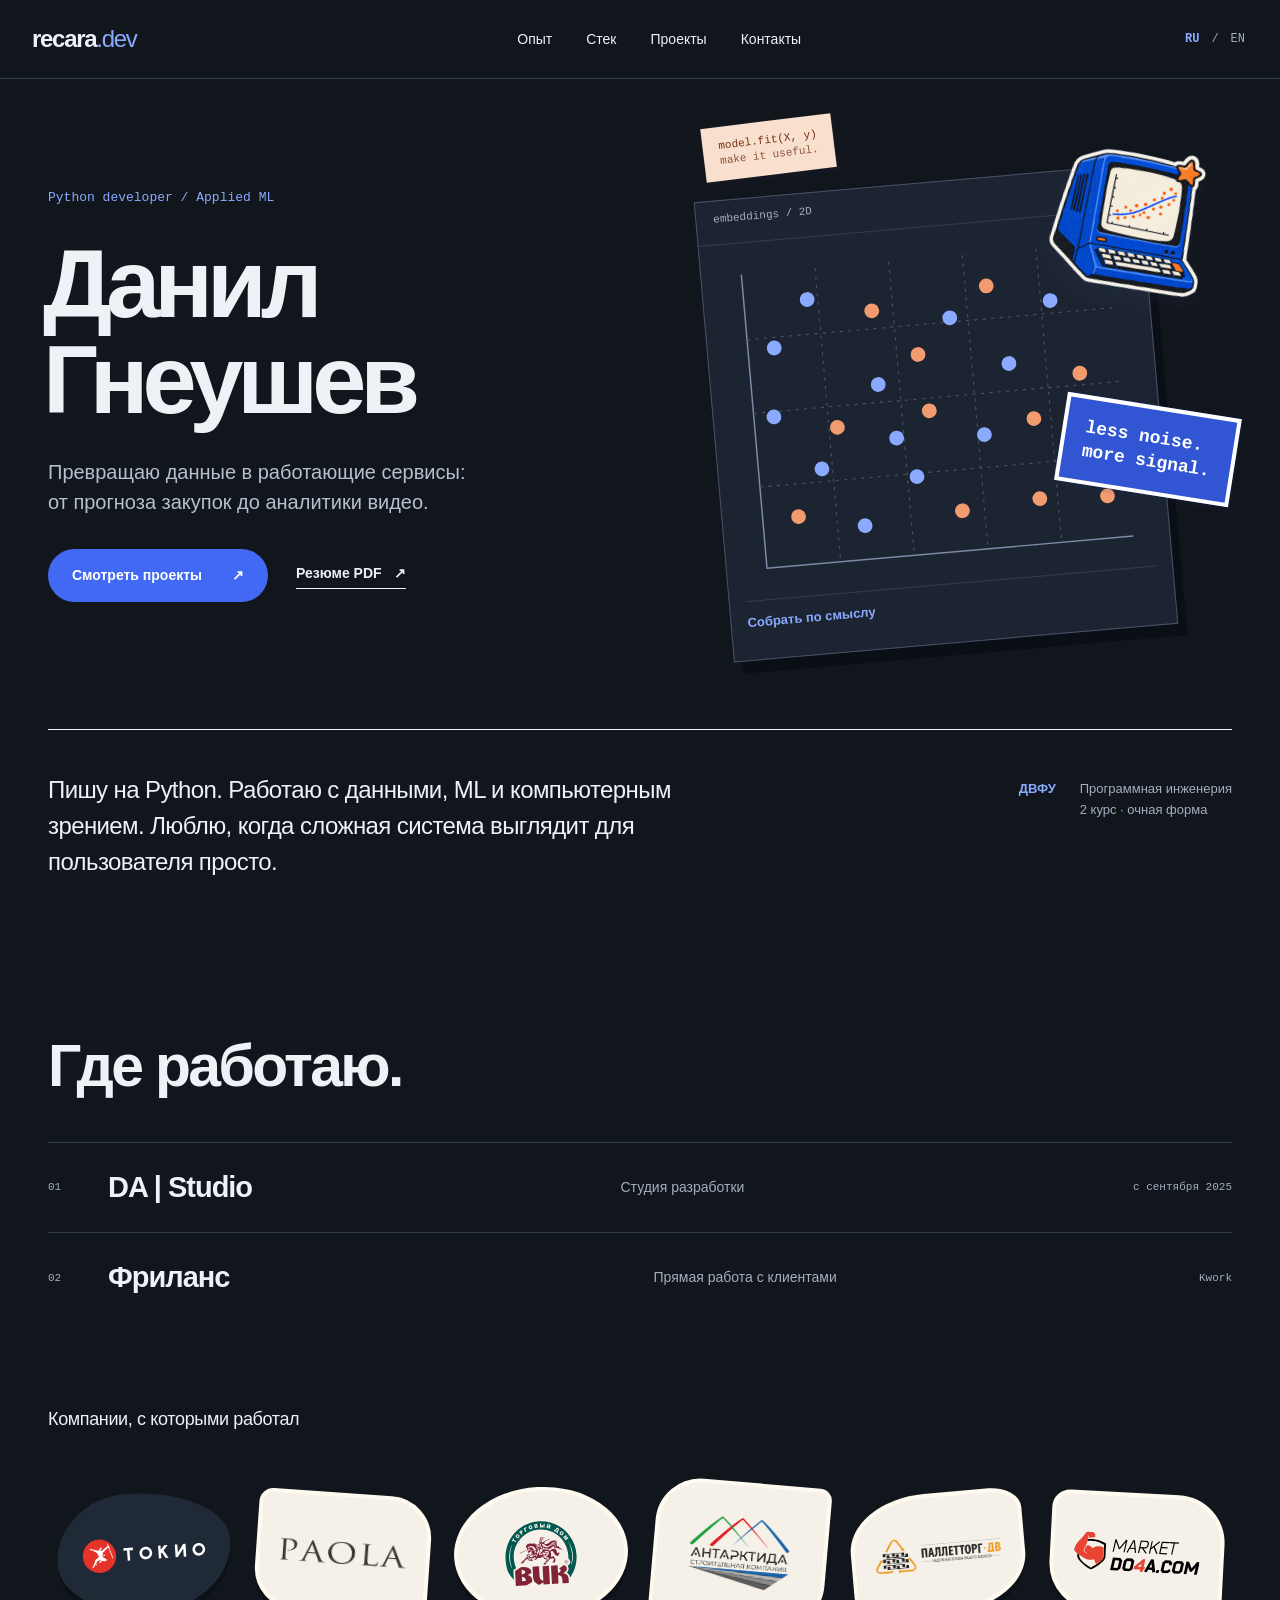
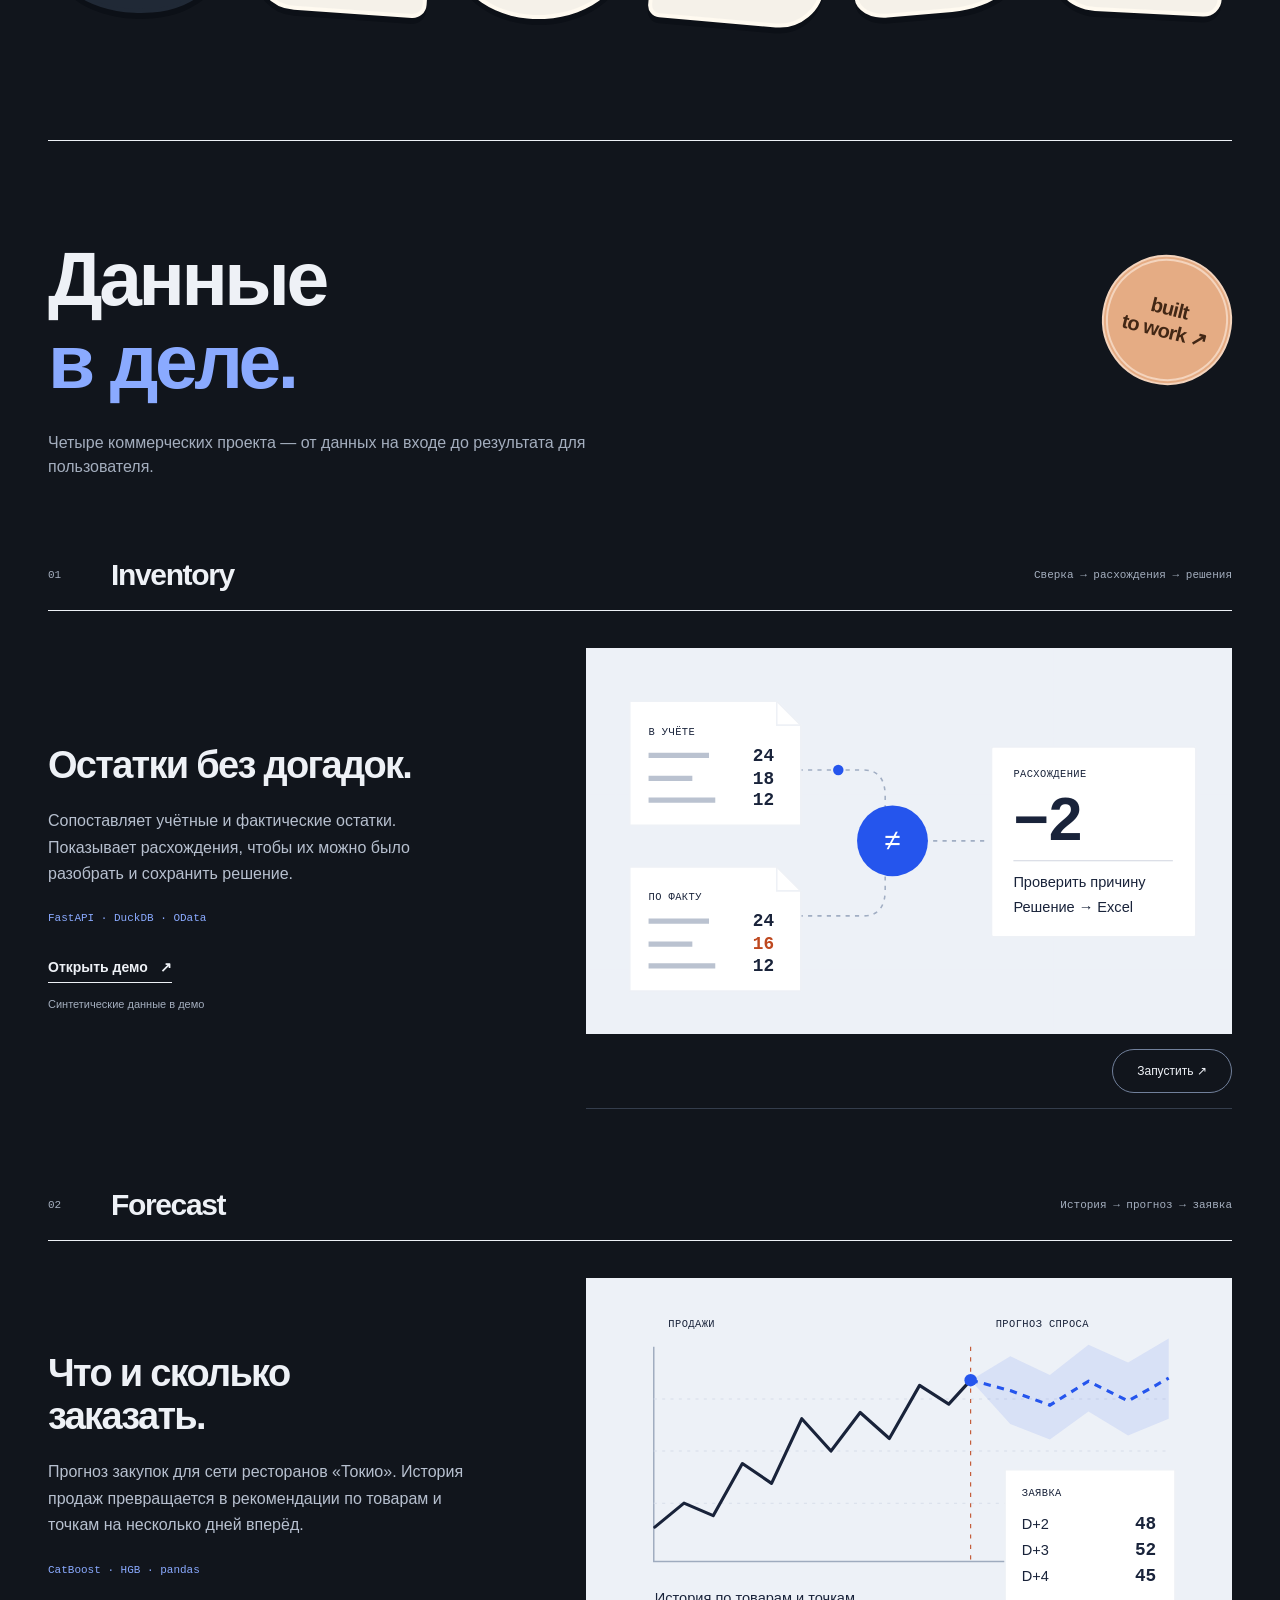
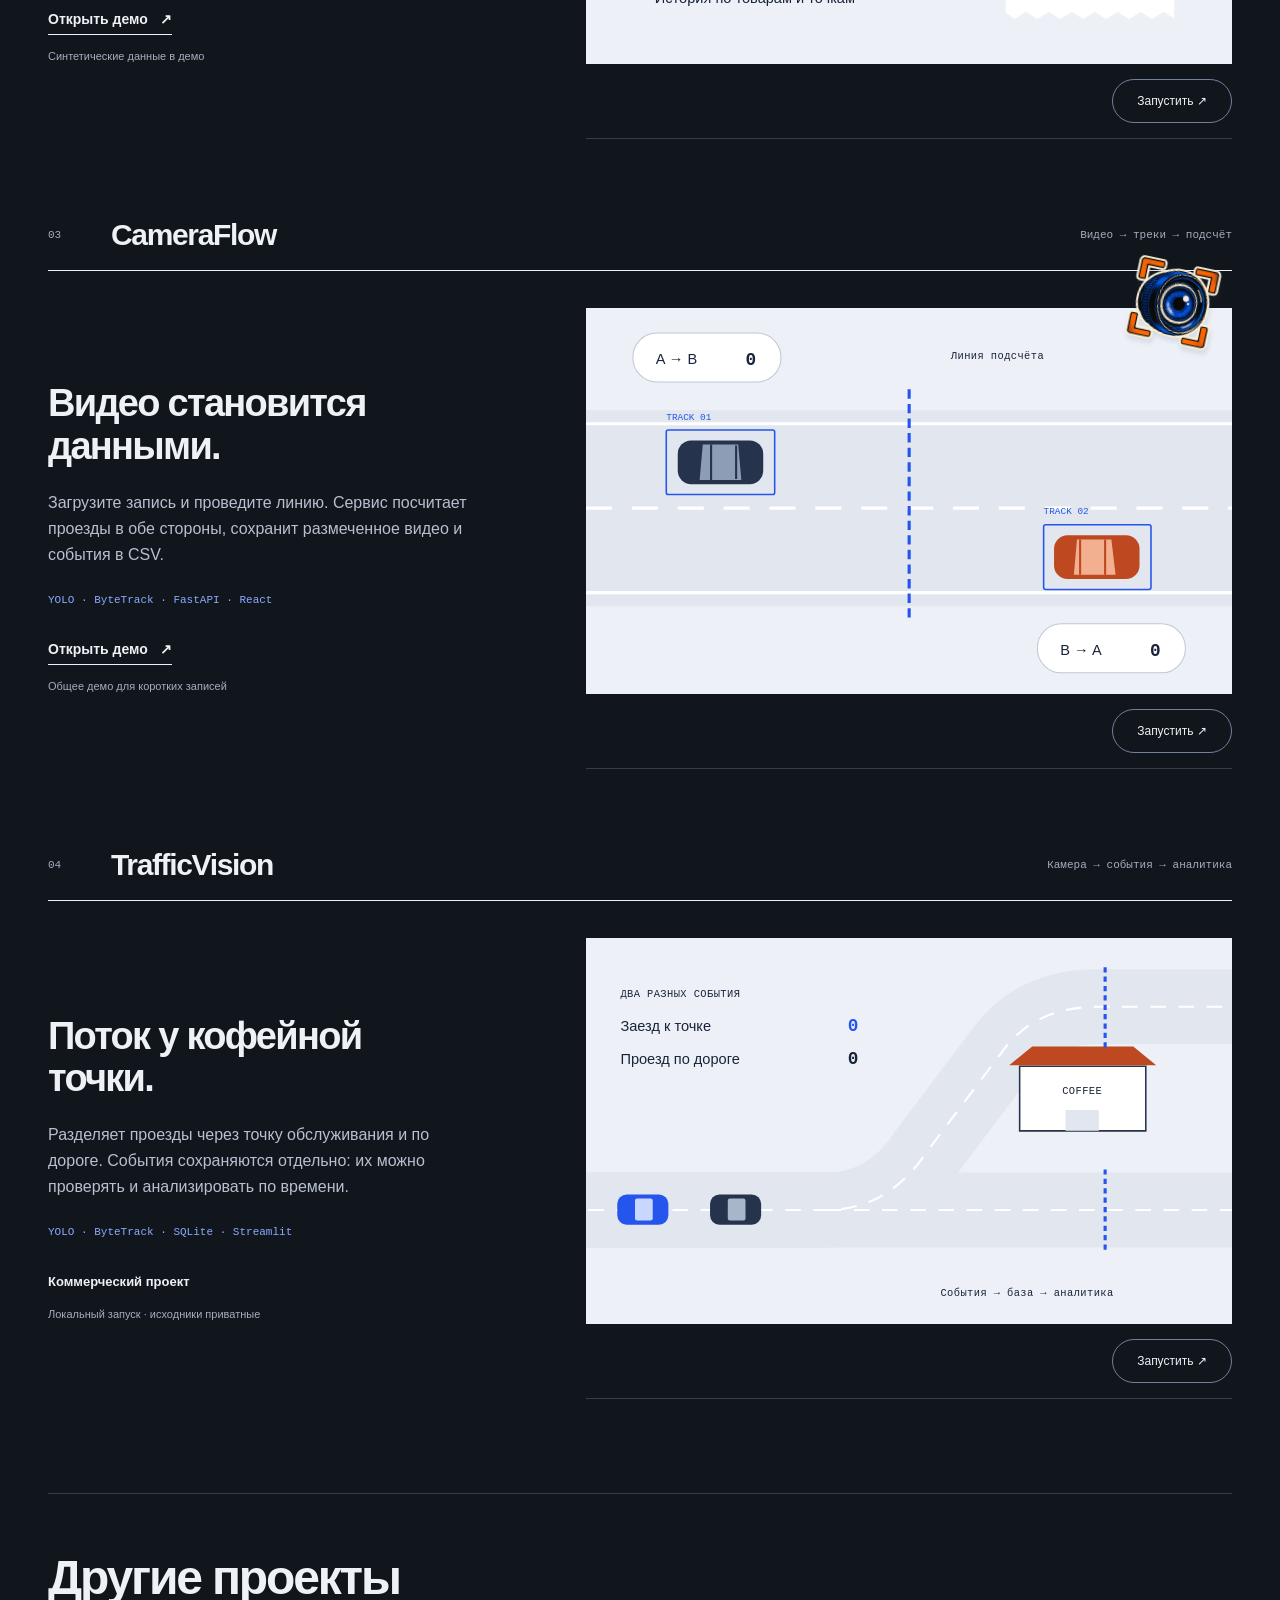
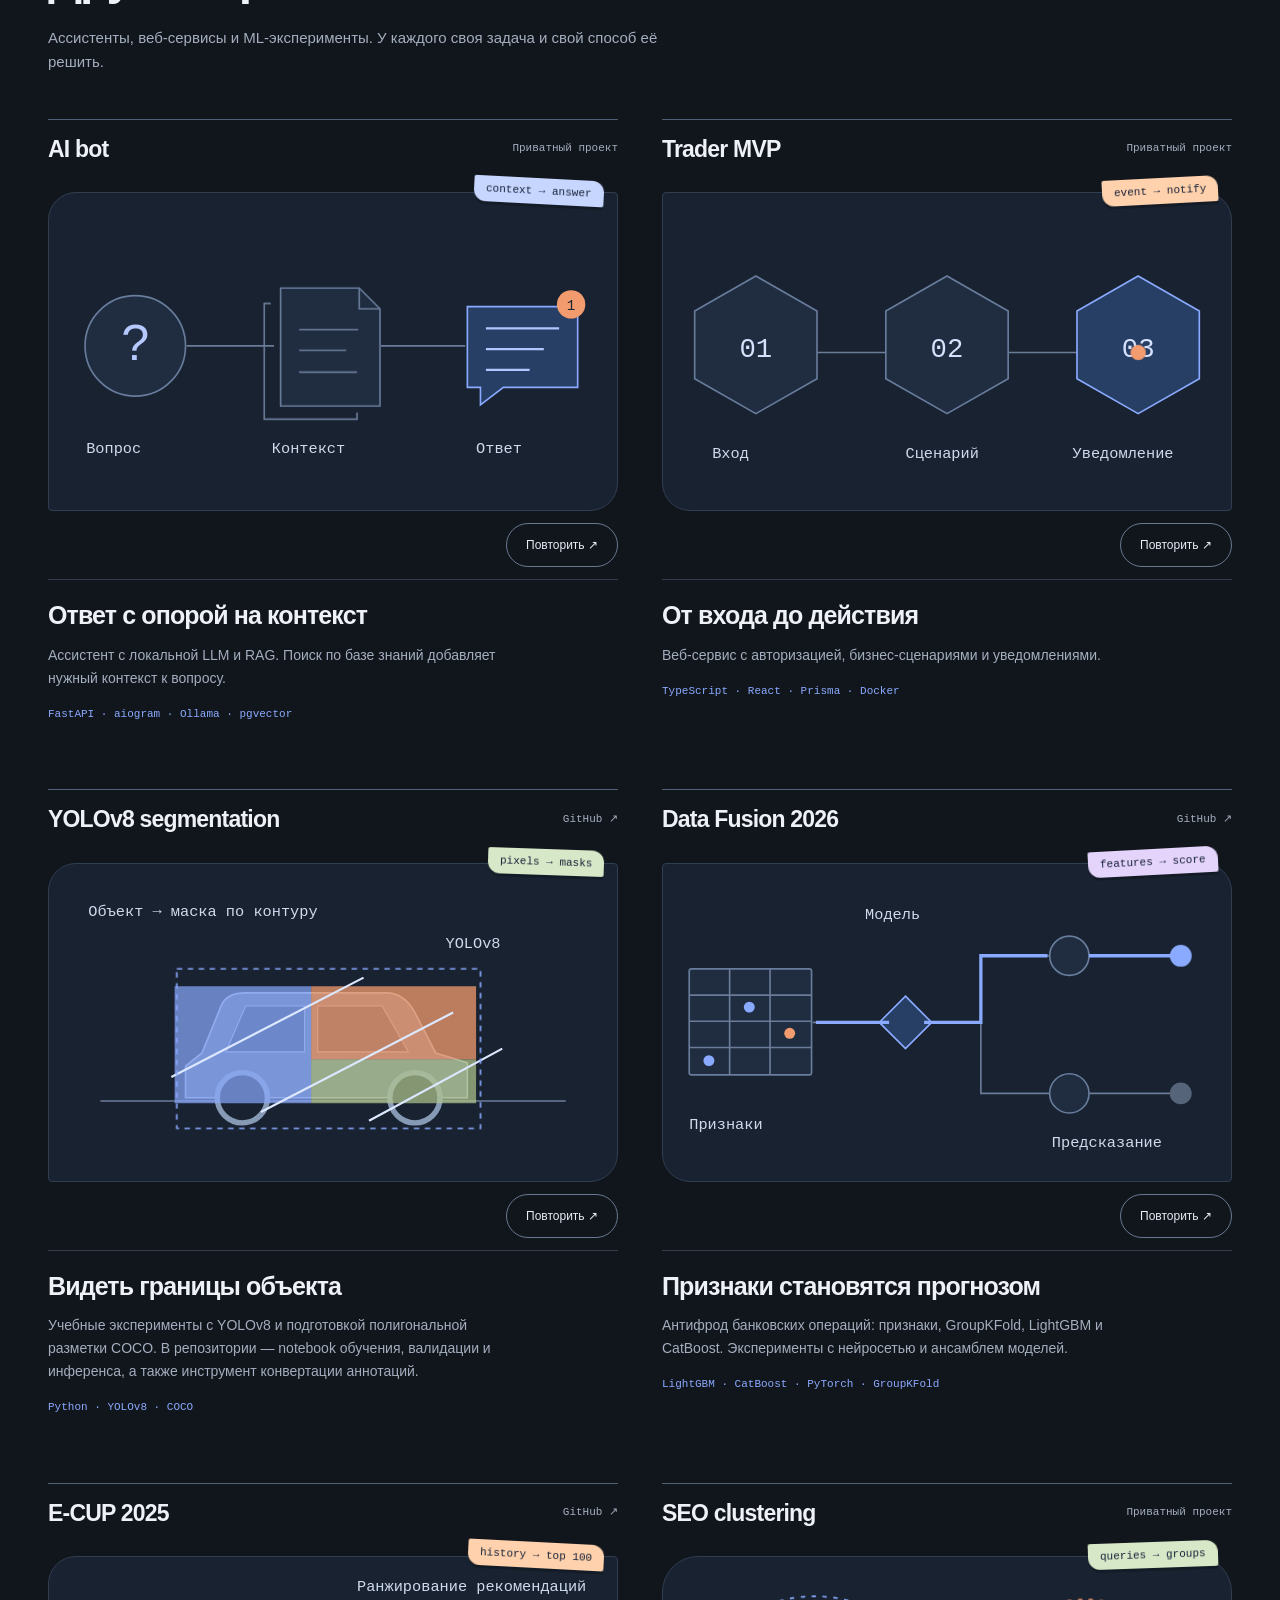
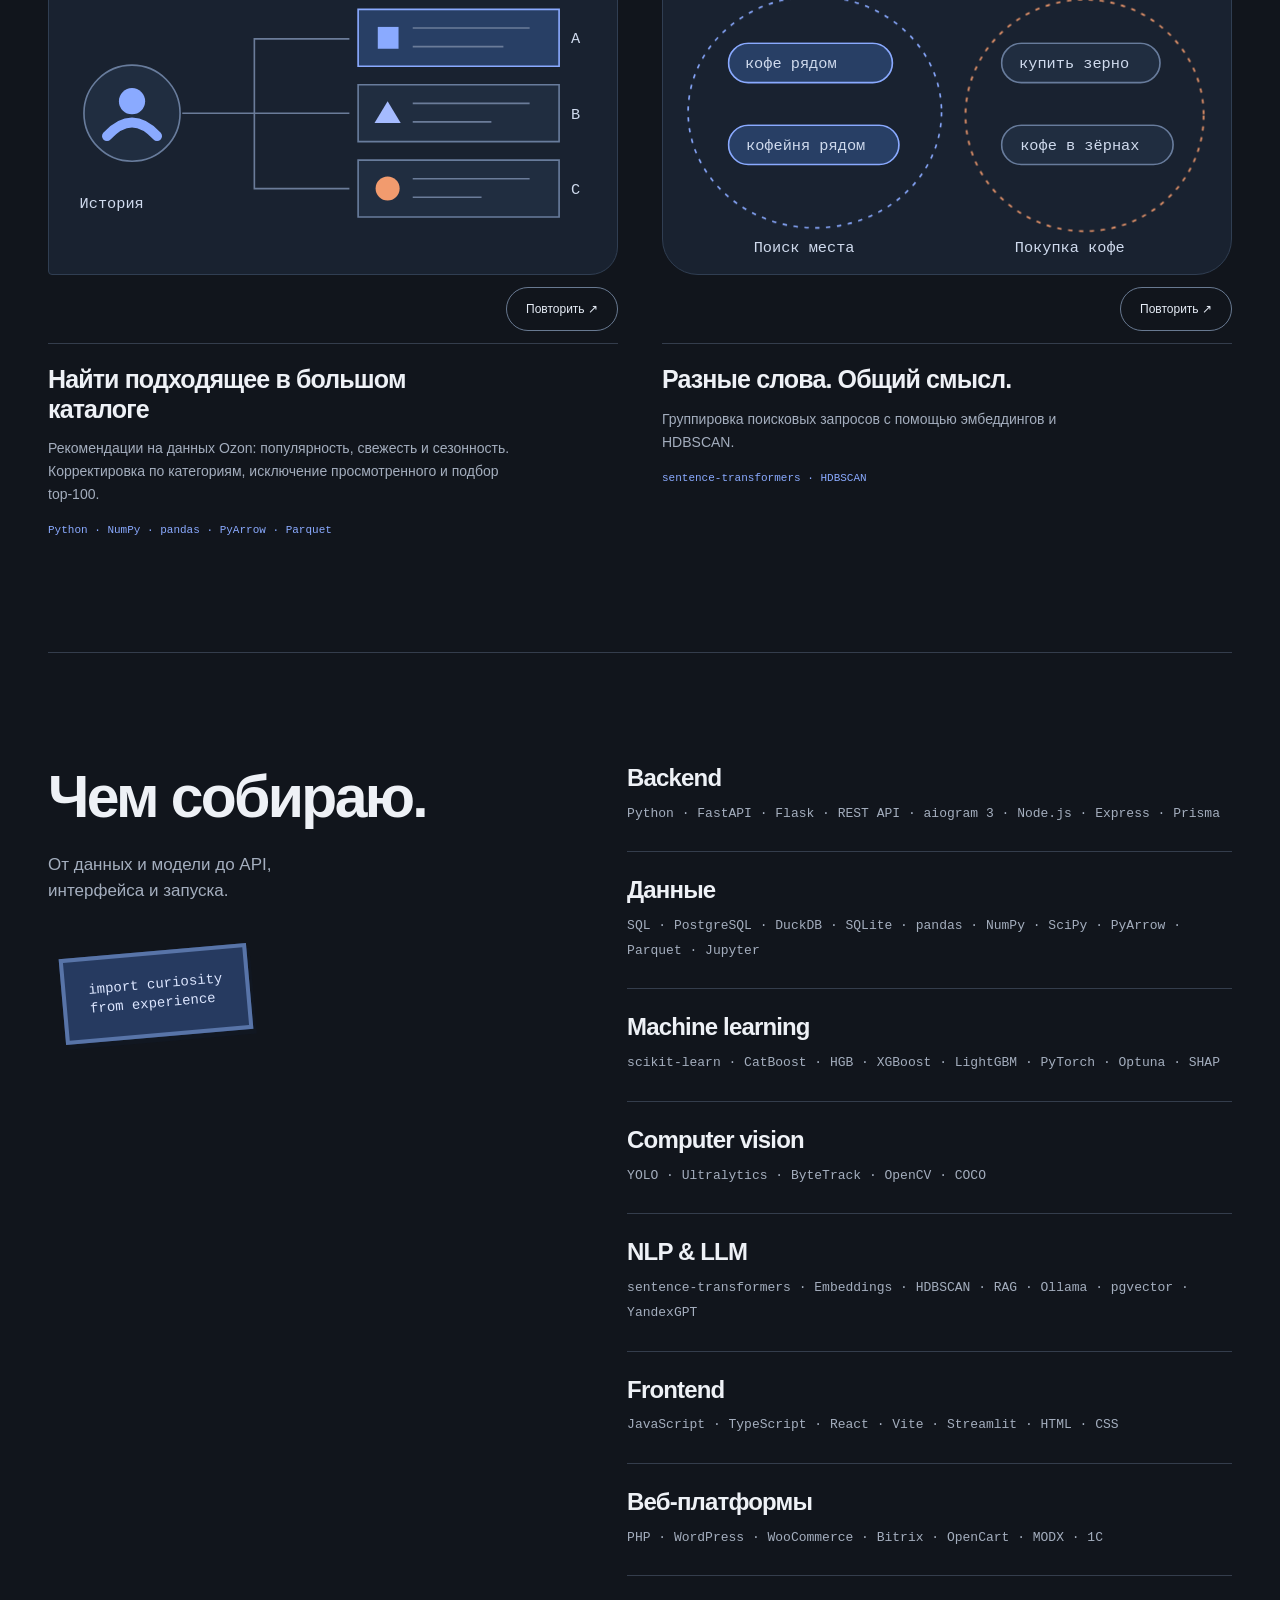
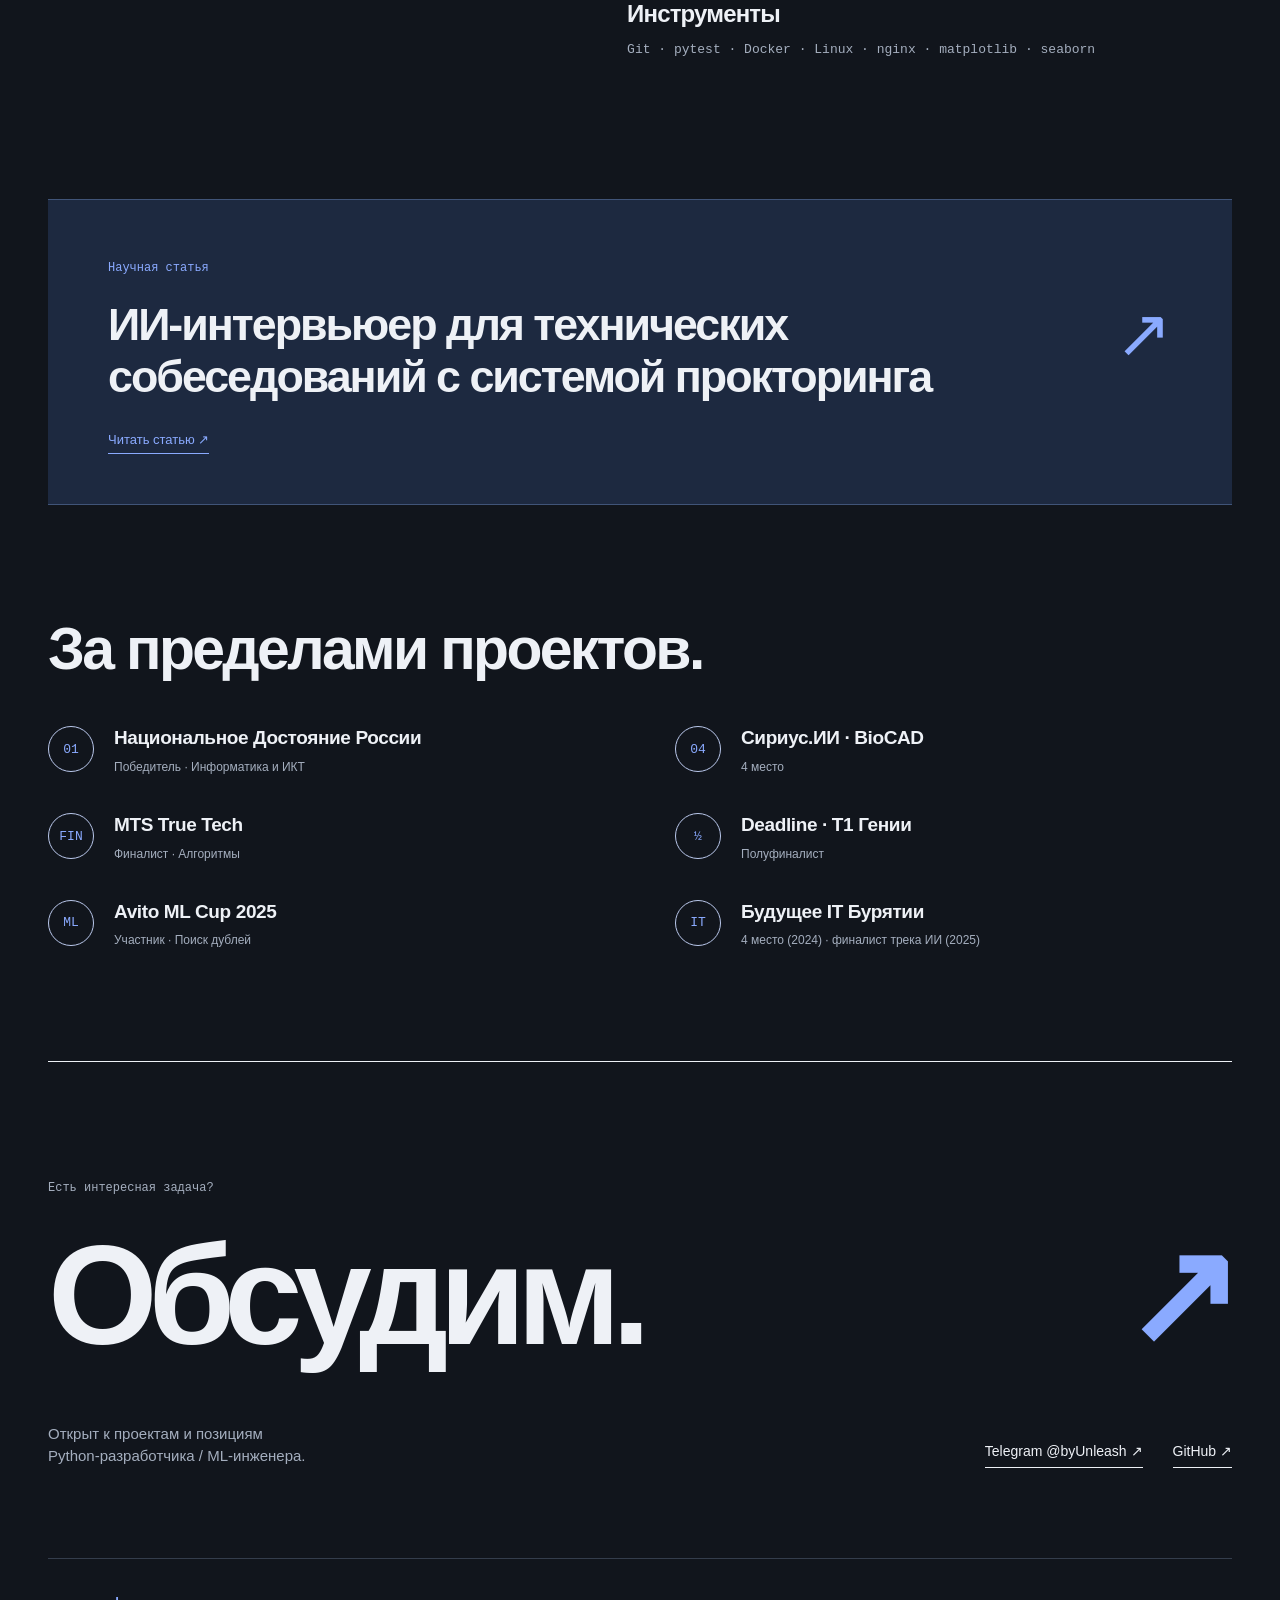
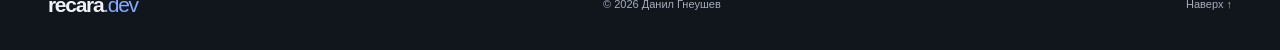
<file: index.html>
<!DOCTYPE html>
<html lang="ru">
<head>
<meta charset="UTF-8"><meta name="viewport" content="width=device-width,initial-scale=1">
<title>Данил Гнеушев | Python Backend &amp; Applied ML</title>
<meta name="description" content="Данил Гнеушев: Python-разработчик, прикладной ML и компьютерное зрение. Коммерческие проекты, интерактивные схемы и работающие демо.">
<meta name="theme-color" content="#11151c"><link rel="canonical" href="https://recara.github.io/">
<meta name="author" content="Данил Гнеушев">
<meta name="robots" content="index, follow">
<meta property="og:type" content="website">
<meta property="og:locale" content="ru_RU">
<meta property="og:locale:alternate" content="en_US">
<meta property="og:site_name" content="recara.dev">
<meta property="og:title" content="Данил Гнеушев | Python и прикладной ML">
<meta property="og:description" content="Коммерческие проекты: прогноз закупок, видеоаналитика и сервисы на данных. Стек, ML-кейсы и резюме.">
<meta property="og:url" content="https://recara.github.io/">
<meta property="og:image" content="https://recara.github.io/assets/meta/social-preview.png">
<meta property="og:image:width" content="1200">
<meta property="og:image:height" content="630">
<meta property="og:image:alt" content="Данил Гнеушев — Python, Applied ML и Computer Vision">
<meta name="twitter:card" content="summary_large_image">
<meta name="twitter:title" content="Данил Гнеушев | Python и прикладной ML">
<meta name="twitter:description" content="Коммерческие проекты, ML-кейсы, полный стек и резюме.">
<meta name="twitter:image" content="https://recara.github.io/assets/meta/social-preview.png">
<link rel="icon" href="assets/meta/favicon.svg" type="image/svg+xml">
<link rel="icon" href="assets/meta/favicon.png" type="image/png" sizes="32x32">
<link rel="apple-touch-icon" href="assets/meta/apple-touch-icon.png" sizes="180x180">
<script type="application/ld+json">{"@context": "https://schema.org", "@type": "Person", "name": "Данил Гнеушев", "alternateName": "Danil Gneushev", "url": "https://recara.github.io/", "jobTitle": "Python-разработчик / Applied ML", "sameAs": ["https://github.com/recara", "https://t.me/byUnleash"]}</script>
<link rel="stylesheet" href="assets/site.css?v=20261012-stickers"><script defer src="assets/site.js?v=20261012-head"></script><link rel="stylesheet" href="assets/lab.css?v=20261012-stickers"><script defer src="assets/lab.js?v=20261012-stickers"></script>
</head>
<body>
<a class="skip-link" href="#work"><span data-lang-ru >К проектам</span><span data-lang-en >Skip to projects</span></a>
<header class="site-header" id="nav"><div class="header-inner"><a class="brand" href="#top" aria-label="recara.dev home">recara<span>.dev</span></a><nav aria-label="Main navigation"><a href="#experience"><span data-lang-ru >Опыт</span><span data-lang-en >Experience</span></a><a href="#stack"><span data-lang-ru >Стек</span><span data-lang-en >Stack</span></a><a href="#work"><span data-lang-ru >Проекты</span><span data-lang-en >Projects</span></a><a href="#contact"><span data-lang-ru >Контакты</span><span data-lang-en >Contact</span></a></nav><div class="language-switch" aria-label="Language"><button id="ru" type="button" data-set-lang="ru" aria-pressed="true">RU</button><span aria-hidden="true">/</span><button id="en" type="button" data-set-lang="en" aria-pressed="false">EN</button></div></div></header>
<main>
<section class="hero wrap" id="top"><div class="hero-copy"><p class="role">Python developer / Applied ML</p><h1><span data-lang-ru >Данил<br>Гнеушев</span><span data-lang-en >Danil<br>Gneushev</span></h1><p class="hero-description"><span data-lang-ru >Превращаю данные в&nbsp;работающие сервисы: от&nbsp;прогноза закупок до&nbsp;аналитики видео.</span><span data-lang-en >I turn data into working products, from purchasing forecasts to video analytics.</span></p><div class="hero-actions"><a class="button primary" href="#work"><span data-lang-ru >Смотреть проекты</span><span data-lang-en >Explore projects</span> <span aria-hidden="true">↗</span></a><a class="text-link" href="https://recara.github.io/resume.pdf?v=20261012-risk" target="_blank" rel="noopener"><span data-lang-ru >Резюме PDF</span><span data-lang-en >Resume PDF</span> ↗</a></div></div>
<div class="hero-lab"><img class="ml-sticker" src="assets/graphics/ml-sticker.png" alt="" width="1024" height="1024" fetchpriority="high"><span class="paper-sticker sticker-data" aria-hidden="true">less noise.<br>more signal.</span><div class="cluster-paper"><div class="paper-top"><span>embeddings / 2D</span><span class="paper-fold" aria-hidden="true">↗</span></div><svg class="cluster-svg" viewBox="0 0 420 350" role="img" aria-labelledby="cluster-title"><title id="cluster-title">Illustration: scattered data points group into two clusters</title><path d="M38 37V316H386" class="axis"/><path d="M38 99H386M38 169H386M38 239H386M108 37V316M178 37V316M248 37V316M318 37V316" class="guide"/><ellipse class="cluster-outline cluster-outline-one" cx="130" cy="140" rx="75" ry="77"/><ellipse class="cluster-outline cluster-outline-two" cx="280" cy="224" rx="75" ry="77"/><circle cx="63" cy="109" r="7" class="sample blue" style="--dx:25px;--dy:-4px"/><circle cx="116" cy="189" r="7" class="sample orange" style="--dx:124px;--dy:-4px"/><circle cx="231" cy="95" r="7" class="sample blue" style="--dx:-116px;--dy:10px"/><circle cx="342" cy="227" r="7" class="sample orange" style="--dx:-75px;--dy:-42px"/><circle cx="187" cy="242" r="7" class="sample blue" style="--dx:-45px;--dy:-137px"/><circle cx="72" cy="270" r="7" class="sample orange" style="--dx:222px;--dy:-85px"/><circle cx="283" cy="143" r="7" class="sample blue" style="--dx:-114px;--dy:-38px"/><circle cx="158" cy="82" r="7" class="sample orange" style="--dx:163px;--dy:103px"/><circle cx="327" cy="87" r="7" class="sample blue" style="--dx:-239px;--dy:52px"/><circle cx="227" cy="278" r="7" class="sample orange" style="--dx:13px;--dy:-59px"/><circle cx="98" cy="227" r="7" class="sample blue" style="--dx:17px;--dy:-88px"/><circle cx="301" cy="273" r="7" class="sample orange" style="--dx:-34px;--dy:-54px"/><circle cx="158" cy="152" r="7" class="sample blue" style="--dx:-16px;--dy:-13px"/><circle cx="349" cy="158" r="7" class="sample orange" style="--dx:-55px;--dy:61px"/><circle cx="254" cy="208" r="7" class="sample blue" style="--dx:-85px;--dy:-69px"/><circle cx="198" cy="127" r="7" class="sample orange" style="--dx:123px;--dy:92px"/><circle cx="57" cy="174" r="7" class="sample blue" style="--dx:31px;--dy:-1px"/><circle cx="302" cy="197" r="7" class="sample orange" style="--dx:-62px;--dy:56px"/><circle cx="134" cy="284" r="7" class="sample blue" style="--dx:-19px;--dy:-111px"/><circle cx="204" cy="181" r="7" class="sample orange" style="--dx:63px;--dy:72px"/><circle cx="98" cy="66" r="7" class="sample blue" style="--dx:44px;--dy:107px"/><circle cx="268" cy="68" r="7" class="sample orange" style="--dx:26px;--dy:185px"/><circle cx="171" cy="204" r="7" class="sample blue" style="--dx:-2px;--dy:-31px"/><circle cx="365" cy="276" r="7" class="sample orange" style="--dx:-44px;--dy:-23px"/></svg><div class="cluster-control"><button class="cluster-button js-control" type="button" aria-pressed="false"><span data-lang-ru >Собрать по смыслу</span><span data-lang-en >Group by meaning</span> <span aria-hidden="true">↗</span></button></div></div><span class="paper-sticker sticker-code" aria-hidden="true">model.fit(X, y)<br><b>make it useful.</b></span></div></section>
<section class="intro wrap" id="about"><p><span data-lang-ru >Пишу на Python. Работаю с данными, ML и компьютерным зрением. Люблю, когда сложная система выглядит для пользователя просто.</span><span data-lang-en >I build with Python, data, machine learning and computer vision. I like making complex systems feel straightforward to use.</span></p><div class="education"><span><span data-lang-ru >ДВФУ</span><span data-lang-en >FEFU</span></span><p><span data-lang-ru >Программная инженерия<br>2 курс · очная форма</span><span data-lang-en >Software Engineering<br>2nd year · full-time</span></p></div></section>
<section class="experience wrap section" id="experience"><h2><span data-lang-ru >Где работаю.</span><span data-lang-en >Where I work.</span></h2><div class="experience-lines"><article><span class="experience-index">01</span><h3>DA | Studio</h3><p><span data-lang-ru >Студия разработки</span><span data-lang-en >Development studio</span></p><span class="experience-date"><span data-lang-ru >с сентября 2025</span><span data-lang-en >since September 2025</span></span></article><article><span class="experience-index">02</span><h3><span data-lang-ru >Фриланс</span><span data-lang-en >Freelance</span></h3><p><span data-lang-ru >Прямая работа с клиентами</span><span data-lang-en >Direct client work</span></p><span class="experience-date">Kwork</span></article></div></section>
<section class="clients wrap" id="clients"><h2><span data-lang-ru >Компании, с которыми работал</span><span data-lang-en >Companies I have worked with</span></h2><div class="client-logos"><a class="client-logo dark" href="https://tokyo-bar.ru/" target="_blank" rel="noopener" aria-label="ТОКИО"><img src="assets/clients/tokyo.svg" alt="ТОКИО" loading="lazy" width="170" height="70"></a><a class="client-logo" href="https://paolamacaron.shop/" target="_blank" rel="noopener" aria-label="PAOLA"><img src="assets/clients/paola.png" alt="PAOLA" loading="lazy" width="170" height="70"></a><a class="client-logo" href="https://tdvik.ru/" target="_blank" rel="noopener" aria-label="ВИК"><img src="assets/clients/vik.svg" alt="ВИК" loading="lazy" width="170" height="70"></a><a class="client-logo" href="https://antarktida-dv.ru/" target="_blank" rel="noopener" aria-label="Антарктида"><img src="assets/clients/antarktida.png" alt="Антарктида" loading="lazy" width="170" height="70"></a><a class="client-logo" href="https://pallettorgdv.ru/" target="_blank" rel="noopener" aria-label="Паллетторг-ДВ"><img src="assets/clients/pallettorg.png" alt="Паллетторг-ДВ" loading="lazy" width="170" height="70"></a><a class="client-logo" href="https://marketdo4a.com/" target="_blank" rel="noopener" aria-label="MarketDo4a"><img src="assets/clients/marketdo4a.svg" alt="MarketDo4a" loading="lazy" width="170" height="70"></a></div></section>
<section class="work section wrap" id="work"><div class="work-title"><h2><span data-lang-ru >Данные<br><span class="ink-blue">в деле.</span></span><span data-lang-en >Data.<br><span class="ink-blue">Put to work.</span></span></h2><span class="round-sticker" aria-hidden="true">built<br>to work ↗</span></div><p class="section-description"><span data-lang-ru >Четыре коммерческих проекта — от данных на входе до результата для пользователя.</span><span data-lang-en >Four commercial projects, from input data to a useful result.</span></p><article class="project project-inventory" id="project-inventory"><div class="project-heading"><span class="project-number">01</span><h3>Inventory</h3><p><span data-lang-ru >Сверка → расхождения → решения</span><span data-lang-en >Compare → review → resolve</span></p></div><div class="project-body"><div class="project-story"><h4><span data-lang-ru >Остатки без догадок.</span><span data-lang-en >Stock, without guesswork.</span></h4><p><span data-lang-ru >Сопоставляет учётные и фактические остатки. Показывает расхождения, чтобы их можно было разобрать и сохранить решение.</span><span data-lang-en >Compares recorded and counted stock. Makes differences visible, ready to review and resolve.</span></p><p class="tech">FastAPI · DuckDB · OData</p><div class="project-link"><a class="text-link" href="http://200.165.228.179/about" target="_blank" rel="noopener"><span data-lang-ru >Открыть демо</span><span data-lang-en >Open demo</span> <span aria-hidden="true">↗</span></a></div><p class="project-note"><span data-lang-ru >Синтетические данные в демо</span><span data-lang-en >Synthetic demo data</span></p></div><figure class="diagram" data-demo="inventory"><svg viewBox="0 0 620 370" role="img" aria-labelledby="inv-title"><title id="inv-title">Inventory: compare recorded and counted stock, inspect differences, export decisions</title>
<defs><pattern id="inv-grid" width="28" height="28" patternUnits="userSpaceOnUse"><path d="M 28 0 L 0 0 0 28" fill="none" stroke="currentColor" stroke-opacity=".06"/></pattern></defs><rect width="620" height="370" fill="url(#inv-grid)"/>
<path d="M195 117H266Q287 117 287 142V182M195 257H266Q287 257 287 232V190M324 185H384" class="connector"/>
<g class="inventory-sheet sheet-first"><path d="M42 51H183L206 74V170H42Z" fill="white" stroke="currentColor" stroke-width="1.5"/><path d="M183 51V74H206" fill="none" stroke="currentColor" stroke-width="1.5"/><text data-lang-ru x="60" y="83" class="tiny">В УЧЁТЕ</text><text data-lang-en x="60" y="83" class="tiny">RECORDED</text><path d="M60 103H118M60 125H102M60 146H124" stroke="#bac2d0" stroke-width="5"/><text x="160" y="108" class="quantity">24</text><text x="160" y="130" class="quantity">18</text><text x="160" y="151" class="quantity">12</text></g>
<g class="inventory-sheet sheet-second"><path d="M42 210H183L206 233V329H42Z" fill="white" stroke="currentColor" stroke-width="1.5"/><path d="M183 210V233H206" fill="none" stroke="currentColor" stroke-width="1.5"/><text data-lang-ru x="60" y="242" class="tiny">ПО ФАКТУ</text><text data-lang-en x="60" y="242" class="tiny">COUNTED</text><path d="M60 262H118M60 284H102M60 305H124" stroke="#bac2d0" stroke-width="5"/><text x="160" y="267" class="quantity">24</text><text x="160" y="289" class="quantity ink-orange">16</text><text x="160" y="310" class="quantity">12</text></g>
<circle cx="294" cy="185" r="34" fill="#2555ed"/><text x="294" y="194" text-anchor="middle" font-size="28" class="white-glyph">≠</text>
<g class="inventory-result"><rect x="389" y="95" width="196" height="182" rx="2" fill="white" stroke="currentColor" stroke-width="1.5"/><text data-lang-ru x="410" y="124" class="tiny">РАСХОЖДЕНИЕ</text><text data-lang-en x="410" y="124" class="tiny">DIFFERENCE</text><text x="410" y="184" font-size="58" font-weight="650" fill="#be481f">−2</text><path d="M410 204H563" stroke="#d0d5df"/><text data-lang-ru x="410" y="229" class="svg-body">Проверить причину</text><text data-lang-en x="410" y="229" class="svg-body">Review the cause</text><text data-lang-ru x="410" y="253" class="svg-body">Решение → Excel</text><text data-lang-en x="410" y="253" class="svg-body">Decision → Excel</text></g><circle class="flow-token" cx="242" cy="117" r="5" fill="#2555ed"/></svg><figcaption><button class="demo-control js-control" type="button" data-play="inventory" aria-label="Inventory: запустить иллюстрацию"><span data-lang-ru >Запустить ↗</span><span data-lang-en >Play ↗</span></button></figcaption><p class="sr-only demo-status" aria-live="polite"></p></figure></div></article><article class="project project-forecast" id="project-forecast"><div class="project-heading"><span class="project-number">02</span><h3>Forecast</h3><p><span data-lang-ru >История → прогноз → заявка</span><span data-lang-en >History → forecast → order</span></p></div><div class="project-body"><div class="project-story"><h4><span data-lang-ru >Что и сколько заказать.</span><span data-lang-en >What to order. How much.</span></h4><p><span data-lang-ru >Прогноз закупок для сети ресторанов «Токио». История продаж превращается в рекомендации по товарам и точкам на несколько дней вперёд.</span><span data-lang-en >Purchasing forecasts for the Tokio restaurant chain. Sales history becomes product and location recommendations for the coming days.</span></p><p class="tech">CatBoost · HGB · pandas</p><div class="project-link"><a class="text-link" href="http://200.165.228.179:8080/about" target="_blank" rel="noopener"><span data-lang-ru >Открыть демо</span><span data-lang-en >Open demo</span> <span aria-hidden="true">↗</span></a></div><p class="project-note"><span data-lang-ru >Синтетические данные в демо</span><span data-lang-en >Synthetic demo data</span></p></div><figure class="diagram" data-demo="forecast"><svg viewBox="0 0 620 370" role="img" aria-labelledby="forecast-title"><title id="forecast-title">Forecast: sales history becomes a demand forecast and purchase order</title>
<path d="M65 66V272H561" class="axis"/><path d="M65 116H561M65 166H561M65 216H561" class="guide"/><path d="M369 66V272" stroke="#be481f" stroke-dasharray="4 6"/><text data-lang-ru x="79" y="47" class="tiny">ПРОДАЖИ</text><text data-lang-en x="79" y="47" class="tiny">SALES</text><text data-lang-ru x="393" y="47" class="tiny">ПРОГНОЗ СПРОСА</text><text data-lang-en x="393" y="47" class="tiny">DEMAND FORECAST</text>
<path class="history-line" d="M66 239L94 216L122 228L150 178L178 197L207 135L235 166L263 129L291 154L320 103L348 121L369 98"/>
<path class="forecast-area" d="M369 98L407 75L445 93L482 64L520 81L559 58V135L520 151L482 128L445 155L407 140L369 98Z" fill="#2555ed" fill-opacity=".1"/>
<path class="forecast-line" d="M369 98L407 108L445 122L482 99L520 118L559 96"/>
<g class="order-slip"><path d="M402 184H565V328L554 321L543 328L532 321L521 328L510 321L499 328L488 321L477 328L466 321L455 328L444 321L433 328L422 321L411 328L402 321Z" fill="white" stroke="currentColor" stroke-width="1.5"/><text data-lang-ru x="418" y="209" class="tiny">ЗАЯВКА</text><text data-lang-en x="418" y="209" class="tiny">PURCHASE ORDER</text><text x="418" y="241" class="svg-body">D+2</text><text x="547" y="241" text-anchor="end" class="quantity">48</text><text x="418" y="266" class="svg-body">D+3</text><text x="547" y="266" text-anchor="end" class="quantity">52</text><text x="418" y="291" class="svg-body">D+4</text><text x="547" y="291" text-anchor="end" class="quantity">45</text></g>
<text data-lang-ru x="66" y="312" class="svg-body">История по товарам и точкам</text><text data-lang-en x="66" y="312" class="svg-body">History by SKU and location</text><circle class="forecast-dot" cx="369" cy="98" r="6" fill="#2555ed"/></svg><figcaption><button class="demo-control js-control" type="button" data-play="forecast" aria-label="Forecast: запустить иллюстрацию"><span data-lang-ru >Запустить ↗</span><span data-lang-en >Play ↗</span></button></figcaption><p class="sr-only demo-status" aria-live="polite"></p></figure></div></article><article class="project project-cameraflow" id="project-cameraflow"><div class="project-heading"><span class="project-number">03</span><h3>CameraFlow</h3><p><span data-lang-ru >Видео → треки → подсчёт</span><span data-lang-en >Video → tracking → counts</span></p></div><div class="project-body"><div class="project-story"><h4><span data-lang-ru >Видео становится данными.</span><span data-lang-en >Video becomes data.</span></h4><p><span data-lang-ru >Загрузите запись и проведите линию. Сервис посчитает проезды в обе стороны, сохранит размеченное видео и события в CSV.</span><span data-lang-en >Upload a recording and draw a line. The service counts crossings in both directions, saves annotated video and exports events to CSV.</span></p><p class="tech">YOLO · ByteTrack · FastAPI · React</p><div class="project-link"><a class="text-link" href="http://200.165.228.179:8081/" target="_blank" rel="noopener"><span data-lang-ru >Открыть демо</span><span data-lang-en >Open demo</span> <span aria-hidden="true">↗</span></a></div><p class="project-note"><span data-lang-ru >Общее демо для коротких записей</span><span data-lang-en >Shared demo for short recordings</span></p></div><figure class="diagram" data-demo="cameraflow"><img class="cv-sticker" src="assets/graphics/cv-sticker.png" alt="" width="640" height="640" loading="lazy"><svg viewBox="0 0 620 370" role="img" aria-labelledby="camera-title"><title id="camera-title">CameraFlow: tracked vehicles cross a line and are counted in both directions</title>
<path d="M0 98H620V286H0Z" fill="#e2e6ee"/><path d="M0 192H620" stroke="white" stroke-width="3" stroke-dasharray="25 19"/><path d="M0 111H620M0 273H620" stroke="white" stroke-width="3"/><path d="M310 78V302" stroke="#2555ed" stroke-width="3" stroke-dasharray="9 5"/>
<g class="car car-one"><rect x="88" y="127" width="82" height="42" rx="13" fill="#26334c"/><path d="M112 131H146L149 165H109Z" fill="#8c9db5"/><path d="M120 131V165M144 132V164" stroke="#26334c" stroke-width="2"/><rect x="77" y="117" width="104" height="62" rx="2" class="tracking-box"/><text x="77" y="107" class="track-label">TRACK 01</text></g>
<g class="car car-two"><rect x="449" y="218" width="82" height="42" rx="13" fill="#be481f"/><path d="M471 222H504L508 256H468Z" fill="#f2b091"/><path d="M474 222V256M498 222V256" stroke="#be481f" stroke-width="2"/><rect x="439" y="208" width="103" height="62" rx="2" class="tracking-box"/><text x="439" y="198" class="track-label">TRACK 02</text></g>
<rect x="45" y="24" width="142" height="47" rx="23" fill="white" stroke="#c0c8d7"/><text x="67" y="54" class="svg-body">A → B</text><text x="153" y="55" class="quantity" data-count="camera-a">0</text><rect x="433" y="303" width="142" height="47" rx="23" fill="white" stroke="#c0c8d7"/><text x="455" y="333" class="svg-body">B → A</text><text x="541" y="334" class="quantity" data-count="camera-b">0</text><text data-lang-ru x="350" y="49" class="tiny">Линия подсчёта</text><text data-lang-en x="350" y="49" class="tiny">Counting line</text></svg><figcaption><button class="demo-control js-control" type="button" data-play="cameraflow" aria-label="CameraFlow: запустить иллюстрацию"><span data-lang-ru >Запустить ↗</span><span data-lang-en >Play ↗</span></button></figcaption><p class="sr-only demo-status" aria-live="polite"></p></figure></div></article><article class="project project-trafficvision" id="project-trafficvision"><div class="project-heading"><span class="project-number">04</span><h3>TrafficVision</h3><p><span data-lang-ru >Камера → события → аналитика</span><span data-lang-en >Camera → events → analytics</span></p></div><div class="project-body"><div class="project-story"><h4><span data-lang-ru >Поток у кофейной точки.</span><span data-lang-en >Traffic at a coffee stop.</span></h4><p><span data-lang-ru >Разделяет проезды через точку обслуживания и по дороге. События сохраняются отдельно: их можно проверять и анализировать по времени.</span><span data-lang-en >Separates service-point crossings from road bypasses. Events are stored independently for review and analysis over time.</span></p><p class="tech">YOLO · ByteTrack · SQLite · Streamlit</p><div class="project-link"><span class="local-note"><span data-lang-ru >Коммерческий проект</span><span data-lang-en >Commercial project</span></span></div><p class="project-note"><span data-lang-ru >Локальный запуск · исходники приватные</span><span data-lang-en >Local deployment · private source</span></p></div><figure class="diagram" data-demo="trafficvision"><svg viewBox="0 0 620 370" role="img" aria-labelledby="traffic-title"><title id="traffic-title">TrafficVision: service-point crossings and road bypasses are recorded as separate events</title>
<path d="M-25 261H230Q290 261 327 205L400 108Q431 66 491 66H651" fill="none" stroke="#e2e6ee" stroke-width="72"/><path d="M-25 261H651" stroke="#e2e6ee" stroke-width="72"/>
<path d="M-25 261H230Q290 261 327 205L400 108Q431 66 491 66H651M230 261H651" fill="none" stroke="white" stroke-width="2" stroke-dasharray="15 12"/>
<path d="M416 123H537V185H416Z" fill="white" stroke="#26334c" stroke-width="1.5"/><path d="M406 122L428 104H525L547 122Z" fill="#be481f"/><text x="476" y="150" text-anchor="middle" class="tiny">COFFEE</text><path d="M460 165H492V185H460Z" fill="#e2e6ee"/><path d="M498 28V106M498 222V300" stroke="#2555ed" stroke-width="3" stroke-dasharray="5 4"/>
<g class="traffic-car service-car"><rect x="30" y="246" width="49" height="29" rx="9" fill="#2555ed"/><rect x="47" y="250" width="17" height="21" rx="2" fill="#c9d7ff"/></g><g class="traffic-car bypass-car"><rect x="119" y="246" width="49" height="29" rx="9" fill="#26334c"/><rect x="136" y="250" width="17" height="21" rx="2" fill="#a8b6cc"/></g>
<text data-lang-ru x="33" y="57" class="tiny">ДВА РАЗНЫХ СОБЫТИЯ</text><text data-lang-en x="33" y="57" class="tiny">TWO DIFFERENT EVENTS</text><text data-lang-ru x="33" y="89" class="svg-body">Заезд к точке</text><text data-lang-en x="33" y="89" class="svg-body">Service-point crossing</text><text x="251" y="89" class="quantity ink-blue" data-count="traffic-a">0</text><text data-lang-ru x="33" y="121" class="svg-body">Проезд по дороге</text><text data-lang-en x="33" y="121" class="svg-body">Road bypass</text><text x="251" y="121" class="quantity" data-count="traffic-b">0</text><text data-lang-ru x="340" y="343" class="tiny">События → база → аналитика</text><text data-lang-en x="340" y="343" class="tiny">Events → database → analytics</text></svg><figcaption><button class="demo-control js-control" type="button" data-play="trafficvision" aria-label="TrafficVision: запустить иллюстрацию"><span data-lang-ru >Запустить ↗</span><span data-lang-en >Play ↗</span></button></figcaption><p class="sr-only demo-status" aria-live="polite"></p></figure></div></article>
<section class="lab-section" id="experiments"><div class="lab-section-heading"><h3><span data-lang-ru>Другие проекты</span><span data-lang-en>More projects</span></h3><p><span data-lang-ru>Ассистенты, веб-сервисы и ML-эксперименты. У каждого своя задача и свой способ её решить.</span><span data-lang-en>Assistants, web services and ML experiments. Each tackles a different problem.</span></p></div><div class="lab-grid"><article class="lab-case" data-lab="rag" id="lab-rag"><div class="lab-case-heading"><h4>AI bot</h4><span><span data-lang-ru>Приватный проект</span><span data-lang-en>Private project</span></span></div><figure class="lab-figure"><svg viewBox="0 0 520 290" role="img" aria-labelledby="lab-title-rag"><title id="lab-title-rag">AI bot: Answers grounded in context</title><path d="M126 140H206M304 140H381" class="lab-wire"/><g class="rag-question"><circle cx="79" cy="140" r="46" class="lab-shape"/><text x="79" y="153" text-anchor="middle" class="lab-large">?</text></g><g class="rag-docs"><path d="M212 87H284L303 106V195H212Z" class="lab-shape"/><path d="M284 87V106H303M229 125H283M229 144H272M229 164H282" class="lab-wire"/><path d="M203 101H197V207H282V201" class="lab-wire"/></g><g class="rag-answer"><path d="M383 104H484V178H416L395 194V178H383Z" class="lab-accent-shape"/><path d="M400 124H467M400 143H453M400 162H440" class="lab-answer-lines"/><circle cx="478" cy="102" r="13" class="lab-orange-fill"/><text x="478" y="107" text-anchor="middle" class="lab-dark-text">1</text></g><circle cx="141" cy="140" r="5" class="lab-packet rag-packet"/><text x="34" y="238" class="lab-svg-label" data-lang-ru>Вопрос</text><text x="34" y="238" class="lab-svg-label" data-lang-en>Question</text><text x="204" y="238" class="lab-svg-label" data-lang-ru>Контекст</text><text x="204" y="238" class="lab-svg-label" data-lang-en>Context</text><text x="391" y="238" class="lab-svg-label" data-lang-ru>Ответ</text><text x="391" y="238" class="lab-svg-label" data-lang-en>Answer</text></svg><figcaption><button class="lab-play" type="button" aria-label="AI bot: запустить иллюстрацию"><span data-lang-ru>Запустить ↗</span><span data-lang-en>Play ↗</span></button></figcaption></figure><div class="lab-copy"><h5><span data-lang-ru>Ответ с опорой на контекст</span><span data-lang-en>Answers grounded in context</span></h5><p><span data-lang-ru>Ассистент с локальной LLM и RAG. Поиск по базе знаний добавляет нужный контекст к вопросу.</span><span data-lang-en>An assistant with a local LLM and RAG. Knowledge retrieval brings relevant context into each question.</span></p><span class="lab-tech">FastAPI · aiogram · Ollama · pgvector</span></div><span class="lab-status sr-only" aria-live="polite"></span></article><article class="lab-case" data-lab="trader" id="lab-trader"><div class="lab-case-heading"><h4>Trader MVP</h4><span><span data-lang-ru>Приватный проект</span><span data-lang-en>Private project</span></span></div><figure class="lab-figure"><svg viewBox="0 0 520 290" role="img" aria-labelledby="lab-title-trader"><title id="lab-title-trader">Trader MVP: From sign-in to action</title><path d="M85 146H436" class="lab-wire"/><g class="trader-node trader-one"><path d="M85 76L141 108V170L85 202L29 170V108Z" class="lab-shape"/><text x="85" y="150" text-anchor="middle" class="lab-symbol">01</text></g><g class="trader-node trader-two"><path d="M260 76L316 108V170L260 202L204 170V108Z" class="lab-shape"/><text x="260" y="150" text-anchor="middle" class="lab-symbol">02</text></g><g class="trader-node trader-three"><path d="M435 76L491 108V170L435 202L379 170V108Z" class="lab-accent-shape"/><text x="435" y="150" text-anchor="middle" class="lab-symbol">03</text></g><circle cx="85" cy="146" r="7" class="lab-orange-fill trader-packet"/><text x="45" y="243" class="lab-svg-label" data-lang-ru>Вход</text><text x="45" y="243" class="lab-svg-label" data-lang-en>Sign in</text><text x="222" y="243" class="lab-svg-label" data-lang-ru>Сценарий</text><text x="222" y="243" class="lab-svg-label" data-lang-en>Workflow</text><text x="375" y="243" class="lab-svg-label" data-lang-ru>Уведомление</text><text x="375" y="243" class="lab-svg-label" data-lang-en>Notification</text></svg><figcaption><button class="lab-play" type="button" aria-label="Trader MVP: запустить иллюстрацию"><span data-lang-ru>Запустить ↗</span><span data-lang-en>Play ↗</span></button></figcaption></figure><div class="lab-copy"><h5><span data-lang-ru>От входа до действия</span><span data-lang-en>From sign-in to action</span></h5><p><span data-lang-ru>Веб-сервис с авторизацией, бизнес-сценариями и уведомлениями.</span><span data-lang-en>A web service with authentication, business workflows and notifications.</span></p><span class="lab-tech">TypeScript · React · Prisma · Docker</span></div><span class="lab-status sr-only" aria-live="polite"></span></article><article class="lab-case" data-lab="segmentation" id="lab-segmentation"><div class="lab-case-heading"><h4>YOLOv8 segmentation</h4><a href="https://github.com/recara/ods-ai-yolov8-segmentation" target="_blank" rel="noopener">GitHub ↗</a></div><figure class="lab-figure"><svg viewBox="0 0 520 290" role="img" aria-labelledby="lab-title-segmentation"><title id="lab-title-segmentation">YOLOv8 segmentation: Seeing object boundaries</title><defs><clipPath id="lab-seg-clip"><path d="M140 173L158 129Q163 118 180 118H309Q325 118 335 136L354 173L383 182V214H125V185Z"/></clipPath></defs><path d="M47 217H473" class="lab-wire"/><path d="M140 173L158 129Q163 118 180 118H309Q325 118 335 136L354 173L383 182V214H125V185Z" class="lab-object"/><path d="M180 130H234V172H162ZM246 130H305L329 172H246Z" class="lab-window"/><circle cx="177" cy="214" r="23" class="lab-wheel"/><circle cx="335" cy="214" r="23" class="lab-wheel"/><g clip-path="url(#lab-seg-clip)" class="seg-mask"><path d="M115 112H240V219H115Z" fill="#8aaaff" opacity=".7"/><path d="M240 112H391V179H240Z" fill="#f29b6e" opacity=".75"/><path d="M240 179H391V219H240Z" fill="#b4c890" opacity=".7"/><path d="M112 195L288 104M194 227L370 136M293 235L415 169" stroke="#dce8ff" stroke-width="2"/></g><path d="M117 96H395V242H117Z" class="seg-boundary"/><path d="M84 76V246" class="seg-scan"/><text x="36" y="48" class="lab-svg-label" data-lang-ru>Объект → маска по контуру</text><text x="36" y="48" class="lab-svg-label" data-lang-en>Object → pixel-level mask</text><text x="363" y="77" class="lab-svg-label">YOLOv8</text></svg><figcaption><button class="lab-play" type="button" aria-label="YOLOv8 segmentation: запустить иллюстрацию"><span data-lang-ru>Запустить ↗</span><span data-lang-en>Play ↗</span></button></figcaption></figure><div class="lab-copy"><h5><span data-lang-ru>Видеть границы объекта</span><span data-lang-en>Seeing object boundaries</span></h5><p><span data-lang-ru>Учебные эксперименты с YOLOv8 и подготовкой полигональной разметки COCO. В репозитории — notebook обучения, валидации и инференса, а также инструмент конвертации аннотаций.</span><span data-lang-en>YOLOv8 experiments and COCO polygon annotation preparation. The repository includes a training, validation and inference notebook, plus an annotation conversion tool.</span></p><span class="lab-tech">Python · YOLOv8 · COCO</span></div><span class="lab-status sr-only" aria-live="polite"></span></article><article class="lab-case" data-lab="risk" id="lab-risk"><div class="lab-case-heading"><h4>Data Fusion 2026</h4><a href="https://github.com/recara/data-fusion-contest-2026" target="_blank" rel="noopener">GitHub ↗</a></div><figure class="lab-figure"><svg viewBox="0 0 520 290" role="img" aria-labelledby="lab-title-risk"><title id="lab-title-risk">Data Fusion 2026: Features become predictions</title><g class="risk-table"><rect x="24" y="96" width="112" height="97" rx="2" class="lab-shape"/><path d="M24 120H136M24 144H136M24 168H136M61 96V193M98 96V193" class="lab-wire"/><circle cx="79" cy="131" r="5" class="lab-blue-fill"/><circle cx="116" cy="155" r="5" class="lab-orange-fill"/><circle cx="42" cy="180" r="5" class="lab-blue-fill"/></g><path d="M137 145H206M239 145H291V84H355M291 145V210H355M389 84H466M389 210H466" class="lab-wire"/><g class="risk-root"><path d="M222 121L246 145L222 169L198 145Z" class="lab-accent-shape"/></g><circle cx="372" cy="84" r="18" class="lab-shape risk-upper"/><circle cx="372" cy="210" r="18" class="lab-shape risk-lower"/><path d="M140 145H207M239 145H291V84H352M390 84H466" class="risk-route"/><circle cx="474" cy="84" r="10" class="lab-blue-fill risk-result"/><circle cx="474" cy="210" r="10" class="lab-dim-fill"/><text x="24" y="243" class="lab-svg-label" data-lang-ru>Признаки</text><text x="24" y="243" class="lab-svg-label" data-lang-en>Features</text><text x="185" y="50" class="lab-svg-label" data-lang-ru>Модель</text><text x="185" y="50" class="lab-svg-label" data-lang-en>Model</text><text x="356" y="259" class="lab-svg-label" data-lang-ru>Предсказание</text><text x="356" y="259" class="lab-svg-label" data-lang-en>Prediction</text></svg><figcaption><button class="lab-play" type="button" aria-label="Data Fusion 2026: запустить иллюстрацию"><span data-lang-ru>Запустить ↗</span><span data-lang-en>Play ↗</span></button></figcaption></figure><div class="lab-copy"><h5><span data-lang-ru>Признаки становятся прогнозом</span><span data-lang-en>Features become predictions</span></h5><p><span data-lang-ru>Антифрод банковских операций: признаки, GroupKFold, LightGBM и CatBoost. Эксперименты с нейросетью и ансамблем моделей.</span><span data-lang-en>Banking transaction fraud detection: features, GroupKFold, LightGBM and CatBoost, with neural-network and ensemble experiments.</span></p><span class="lab-tech">LightGBM · CatBoost · PyTorch · GroupKFold</span></div><span class="lab-status sr-only" aria-live="polite"></span></article><article class="lab-case" data-lab="recommendations" id="lab-recommendations"><div class="lab-case-heading"><h4>E-CUP 2025</h4><a href="https://github.com/recara/e-cup-2025-ml-challenge" target="_blank" rel="noopener">GitHub ↗</a></div><figure class="lab-figure"><svg viewBox="0 0 520 290" role="img" aria-labelledby="lab-title-recommendations"><title id="lab-title-recommendations">E-CUP 2025: Finding a match in a large catalog</title><circle cx="76" cy="143" r="44" class="lab-shape"/><circle cx="76" cy="132" r="12" class="lab-blue-fill"/><path d="M53 164Q76 139 99 164" fill="none" stroke="#8aaaff" stroke-width="9" stroke-linecap="round"/><path d="M122 143H188M188 143V75H275M188 143H275M188 143V212H275" class="lab-wire"/><g class="rec-item rec-one"><path d="M283 48H467V100H283Z" class="lab-shape"/><circle cx="310" cy="74" r="11" class="lab-orange-fill"/><path d="M333 65H440M333 82H396" class="lab-wire"/><text x="478" y="79" class="lab-svg-label">C</text></g><g class="rec-item rec-two"><path d="M283 117H467V169H283Z" class="lab-accent-shape"/><path d="M301 133H320V153H301Z" fill="#8aaaff"/><path d="M333 134H440M333 151H416" class="lab-wire"/><text x="478" y="148" class="lab-svg-label">A</text></g><g class="rec-item rec-three"><path d="M283 186H467V238H283Z" class="lab-shape"/><path d="M310 201L322 221H298Z" fill="#a5bbff"/><path d="M333 203H440M333 220H405" class="lab-wire"/><text x="478" y="217" class="lab-svg-label">B</text></g><text x="28" y="230" class="lab-svg-label" data-lang-ru>История</text><text x="28" y="230" class="lab-svg-label" data-lang-en>History</text><text x="282" y="31" class="lab-svg-label" data-lang-ru>Ранжирование рекомендаций</text><text x="282" y="31" class="lab-svg-label" data-lang-en>Ranking recommendations</text></svg><figcaption><button class="lab-play" type="button" aria-label="E-CUP 2025: запустить иллюстрацию"><span data-lang-ru>Запустить ↗</span><span data-lang-en>Play ↗</span></button></figcaption></figure><div class="lab-copy"><h5><span data-lang-ru>Найти подходящее в большом каталоге</span><span data-lang-en>Finding a match in a large catalog</span></h5><p><span data-lang-ru>Рекомендации на данных Ozon: популярность, свежесть и сезонность. Корректировка по категориям, исключение просмотренного и подбор top-100.</span><span data-lang-en>Recommendations on Ozon data: popularity, freshness and seasonality, with category penalties, viewed-item exclusion and top-100 selection.</span></p><span class="lab-tech">Python · NumPy · pandas · PyArrow · Parquet</span></div><span class="lab-status sr-only" aria-live="polite"></span></article><article class="lab-case" data-lab="clustering" id="lab-clustering"><div class="lab-case-heading"><h4>SEO clustering</h4><span><span data-lang-ru>Приватный проект</span><span data-lang-en>Private project</span></span></div><figure class="lab-figure"><svg viewBox="0 0 520 290" role="img" aria-labelledby="lab-title-clustering"><title id="lab-title-clustering">SEO clustering: Different words. Shared meaning.</title><g class="query q-one"><rect x="31" y="59" width="150" height="36" rx="18" class="lab-accent-shape"/><text x="46" y="82" class="lab-svg-label" data-lang-ru>кофе рядом</text><text x="46" y="82" class="lab-svg-label" data-lang-en>coffee nearby</text></g><g class="query q-two"><rect x="191" y="122" width="145" height="36" rx="18" class="lab-shape"/><text x="207" y="145" class="lab-svg-label" data-lang-ru>купить зерно</text><text x="207" y="145" class="lab-svg-label" data-lang-en>buy beans</text></g><g class="query q-three"><rect x="312" y="56" width="156" height="36" rx="18" class="lab-accent-shape"/><text x="328" y="79" class="lab-svg-label" data-lang-ru>кофейня рядом</text><text x="328" y="79" class="lab-svg-label" data-lang-en>nearby café</text></g><g class="query q-four"><rect x="89" y="203" width="157" height="36" rx="18" class="lab-shape"/><text x="106" y="226" class="lab-svg-label" data-lang-ru>кофе в зёрнах</text><text x="106" y="226" class="lab-svg-label" data-lang-en>coffee beans</text></g><ellipse cx="139" cy="142" rx="116" ry="106" class="query-cluster query-cluster-one"/><ellipse cx="386" cy="145" rx="109" ry="106" class="query-cluster query-cluster-two"/><text x="83" y="270" class="lab-svg-label" data-lang-ru>Поиск места</text><text x="83" y="270" class="lab-svg-label" data-lang-en>Find a place</text><text x="322" y="270" class="lab-svg-label" data-lang-ru>Покупка кофе</text><text x="322" y="270" class="lab-svg-label" data-lang-en>Buy coffee</text></svg><figcaption><button class="lab-play" type="button" aria-label="SEO clustering: запустить иллюстрацию"><span data-lang-ru>Запустить ↗</span><span data-lang-en>Play ↗</span></button></figcaption></figure><div class="lab-copy"><h5><span data-lang-ru>Разные слова. Общий смысл.</span><span data-lang-en>Different words. Shared meaning.</span></h5><p><span data-lang-ru>Группировка поисковых запросов с помощью эмбеддингов и HDBSCAN.</span><span data-lang-en>Grouping search queries with embeddings and HDBSCAN.</span></p><span class="lab-tech">sentence-transformers · HDBSCAN</span></div><span class="lab-status sr-only" aria-live="polite"></span></article></div></section></section>
<section class="stack section wrap" id="stack"><div class="stack-heading"><h2><span data-lang-ru >Чем собираю.</span><span data-lang-en >My toolkit.</span></h2><p><span data-lang-ru >От данных и модели до API, интерфейса и запуска.</span><span data-lang-en >From data and models to APIs, interfaces and deployment.</span></p><span class="paper-sticker stack-sticker" aria-hidden="true">import curiosity<br>from experience</span></div><div class="stack-list"><div><h3>Backend</h3><p>Python · FastAPI · Flask · REST API · aiogram 3 · Node.js · Express · Prisma</p></div><div><h3><span data-lang-ru>Данные</span><span data-lang-en>Data</span></h3><p>SQL · PostgreSQL · DuckDB · SQLite · pandas · NumPy · SciPy · PyArrow · Parquet · Jupyter</p></div><div><h3>Machine learning</h3><p>scikit-learn · CatBoost · HGB · XGBoost · LightGBM · PyTorch · Optuna · SHAP</p></div><div><h3>Computer vision</h3><p>YOLO · Ultralytics · ByteTrack · OpenCV · COCO</p></div><div><h3>NLP & LLM</h3><p>sentence-transformers · Embeddings · HDBSCAN · RAG · Ollama · pgvector · YandexGPT</p></div><div><h3>Frontend</h3><p>JavaScript · TypeScript · React · Vite · Streamlit · HTML · CSS</p></div><div><h3><span data-lang-ru>Веб-платформы</span><span data-lang-en>Web platforms</span></h3><p>PHP · WordPress · WooCommerce · Bitrix · OpenCart · MODX · 1С</p></div><div><h3><span data-lang-ru>Инструменты</span><span data-lang-en>Tools</span></h3><p>Git · pytest · Docker · Linux · nginx · matplotlib · seaborn</p></div></div></section>
<section class="publication section wrap" id="publication"><span class="publication-tab"><span data-lang-ru >Научная статья</span><span data-lang-en >Research paper</span></span><a href="https://kmu.itmo.ru/digests/article/16567" target="_blank" rel="noopener"><h2><span data-lang-ru >ИИ-интервьюер для технических собеседований с&nbsp;системой прокторинга</span><span data-lang-en >AI interviewer for technical interviews with a&nbsp;proctoring system</span></h2><span class="publication-arrow" aria-hidden="true">↗</span><span class="publication-link"><span data-lang-ru >Читать статью</span><span data-lang-en >Read the paper</span> ↗</span></a></section>
<section class="awards section wrap" id="awards"><h2><span data-lang-ru >За пределами проектов.</span><span data-lang-en >Beyond projects.</span></h2><ul class="award-list"><li><span class="award-mark">01</span><div><h3><span data-lang-ru >Национальное Достояние России</span><span data-lang-en >National Treasure of Russia</span></h3><p><span data-lang-ru >Победитель · Информатика и ИКТ</span><span data-lang-en >Winner · Informatics & ICT</span></p></div></li><li><span class="award-mark">04</span><div><h3><span data-lang-ru >Сириус.ИИ · BioCAD</span><span data-lang-en >Sirius.AI · BioCAD</span></h3><p><span data-lang-ru >4 место</span><span data-lang-en >4th place</span></p></div></li><li><span class="award-mark">FIN</span><div><h3><span data-lang-ru >MTS True Tech</span><span data-lang-en >MTS True Tech</span></h3><p><span data-lang-ru >Финалист · Алгоритмы</span><span data-lang-en >Finalist · Algorithms</span></p></div></li><li><span class="award-mark">½</span><div><h3><span data-lang-ru >Deadline · T1 Гении</span><span data-lang-en >Deadline · T1 Genii</span></h3><p><span data-lang-ru >Полуфиналист</span><span data-lang-en >Semifinalist</span></p></div></li><li><span class="award-mark">ML</span><div><h3><span data-lang-ru >Avito ML Cup 2025</span><span data-lang-en >Avito ML Cup 2025</span></h3><p><span data-lang-ru >Участник · Поиск дублей</span><span data-lang-en >Participant · Duplicate detection</span></p></div></li><li><span class="award-mark">IT</span><div><h3><span data-lang-ru >Будущее IT Бурятии</span><span data-lang-en >IT Buryatia Future</span></h3><p><span data-lang-ru >4 место (2024) · финалист трека ИИ (2025)</span><span data-lang-en >4th place (2024) · AI finalist (2025)</span></p></div></li></ul></section>
<section class="contact section wrap" id="contact"><div class="contact-heading"><span class="contact-label"><span data-lang-ru >Есть интересная задача?</span><span data-lang-en >Have a project in mind?</span></span><h2><a href="https://t.me/byUnleash" target="_blank" rel="noopener"><span data-lang-ru >Обсудим.</span><span data-lang-en >Let’s talk.</span><span aria-hidden="true">↗</span></a></h2></div><div class="contact-bottom"><p><span data-lang-ru >Открыт к проектам и позициям<br>Python-разработчика / ML-инженера.</span><span data-lang-en >Open to projects and roles<br>in Python development / ML engineering.</span></p><div><a href="https://t.me/byUnleash" target="_blank" rel="noopener">Telegram @byUnleash ↗</a><a href="https://github.com/recara" target="_blank" rel="noopener">GitHub ↗</a></div></div></section>
</main><footer class="wrap"><a class="brand" href="#top">recara<span>.dev</span></a><span>© 2026 <span data-lang-ru >Данил Гнеушев</span><span data-lang-en >Danil Gneushev</span></span><a href="#top"><span data-lang-ru >Наверх</span><span data-lang-en >Back to top</span> ↑</a></footer>
</body></html>
</file>
<file: assets/site.css>
/* Editorial laboratory: off-white paper, blue interactions, orange annotations.
   Sharp content surfaces; pill controls; organic silhouettes only for stickers. */
:root{--paper:#f7f8fa;--white:#fff;--ink:#19233a;--muted:#5c6679;--blue:#2555ed;--orange:#be481f;--line:#d5dbe4;--soft:#edf0f5;--sans:-apple-system,BlinkMacSystemFont,"Segoe UI",Arial,sans-serif;--mono:"SFMono-Regular",Consolas,"Liberation Mono",monospace}
*{box-sizing:border-box}html{scroll-behavior:smooth;scroll-padding-top:100px}body{margin:0;background:var(--paper);color:var(--ink);font-family:var(--sans);font-size:16px;line-height:1.5;-webkit-font-smoothing:antialiased}html[lang=ru] [data-lang-en],html[lang=en] [data-lang-ru]{display:none!important}a{color:inherit;text-decoration:none}button{font:inherit;cursor:pointer}button,a{-webkit-tap-highlight-color:transparent}button{color:inherit}img,svg{max-width:100%}button:focus-visible,a:focus-visible,summary:focus-visible{outline:3px solid var(--blue);outline-offset:5px}::selection{background:#d9e2ff;color:var(--ink)}h1,h2,h3,h4,p,figure{margin:0}h1,h2,h3,h4{font-weight:650;line-height:1.08;letter-spacing:-.045em}h2{font-size:clamp(35px,4.6vw,66px)}.wrap{width:min(1264px,calc(100% - 96px));margin-inline:auto}.section{padding-block:112px}.sr-only{position:absolute;width:1px;height:1px;overflow:hidden;clip:rect(0,0,0,0);white-space:nowrap}.skip-link{position:fixed;top:-80px;left:24px;background:var(--blue);color:white;padding:14px 24px;z-index:100}.skip-link:focus{top:15px}.ink-blue{color:var(--blue)}.ink-orange{fill:var(--orange)}.js-control{display:none}.js .js-control{display:inline-flex}
.site-header{position:sticky;top:0;background:var(--paper);z-index:20;border-bottom:1px solid var(--line)}.header-inner{height:78px;width:min(1392px,calc(100% - 64px));margin:auto;display:flex;align-items:center;justify-content:space-between;gap:28px}.brand{font-size:24px;font-weight:750;letter-spacing:-1.3px;white-space:nowrap}.brand span{font-weight:400;color:var(--blue)}nav{display:flex;gap:34px}nav a{font-size:14px;position:relative}nav a:after{content:"";position:absolute;bottom:-6px;left:0;width:100%;height:2px;background:var(--blue);transform:scaleX(0);transform-origin:left;transition:transform .2s}nav a:hover:after{transform:scaleX(1)}.language-switch{display:flex;gap:9px;align-items:center;font-family:var(--mono);font-size:12px}.language-switch button{border:0;padding:10px 3px;background:none;color:var(--muted)}.language-switch button[aria-pressed=true]{color:var(--blue);font-weight:700}.language-switch>span{color:#9ba5b6}
.hero{display:grid;grid-template-columns:1.16fr 1fr;gap:24px;align-items:center;min-height:650px;padding-top:64px;padding-bottom:82px}.role{font-family:var(--mono);font-size:13px;color:var(--blue);margin-bottom:29px}.hero h1{font-size:clamp(62px,7.6vw,108px);line-height:.98;letter-spacing:-.062em;margin-left:-5px}.hero-description{font-size:20px;line-height:1.5;max-width:420px;margin-top:30px;color:#414d63}.hero-actions{display:flex;gap:28px;align-items:center;flex-wrap:wrap;margin-top:32px}.button{display:inline-flex;gap:30px;align-items:center;justify-content:center;border-radius:999px;padding:16px 24px;font-size:14px;font-weight:600;transition:transform .2s,background .2s}.primary{background:var(--blue);color:white}.primary:hover{background:#1644d2;transform:translateY(-2px)}.button:active{transform:translateY(1px)}.text-link{display:inline-flex;align-items:center;gap:12px;font-size:14px;font-weight:600;border-bottom:1px solid;padding-bottom:4px}.text-link:hover{color:var(--blue)}.hero-lab{position:relative;min-height:485px;isolation:isolate}.cluster-paper{width:83%;margin:37px 0 0 18px;background:white;border:1px solid #cbd3e0;box-shadow:8px 12px 0 #e8edf5;transform:rotate(-5deg);position:relative;z-index:1}.paper-top{display:flex;justify-content:space-between;border-bottom:1px solid var(--line);padding:12px 17px;font:11px var(--mono);color:var(--muted)}.paper-fold{font:16px var(--sans)}.cluster-svg{width:100%;display:block;margin:-8px 0 -15px}.axis{fill:none;stroke:#9eabbe;stroke-width:1.4}.guide{fill:none;stroke:#d8deea;stroke-width:1;stroke-dasharray:3 5}.sample{transition:transform 1.25s cubic-bezier(.19,1,.22,1)}.sample.blue{fill:var(--blue)}.sample.orange{fill:var(--orange)}.cluster-outline{stroke:var(--blue);stroke-width:1;stroke-dasharray:4 5;fill:#2555ed;fill-opacity:.035;opacity:0;transition:opacity .7s}.cluster-outline-two{stroke:var(--orange);fill:var(--orange)}.cluster-paper.is-clustered .sample{transform:translate(var(--dx),var(--dy))}.cluster-paper.is-clustered .cluster-outline{opacity:1}.cluster-control{padding:10px 16px 17px}.cluster-button{align-items:center;justify-content:space-between;gap:20px;width:100%;padding:11px 0;background:none;border:0;border-top:1px solid var(--line);text-align:left;color:var(--blue);font-size:13px;font-weight:600}.mini-note{display:block;font-size:10px;color:var(--muted)}.ml-sticker{position:absolute;right:-25px;top:-45px;width:203px;height:auto;z-index:3;transform:rotate(13deg);filter:drop-shadow(3px 10px 7px rgb(51 69 110 / .12));pointer-events:none}.paper-sticker{display:block;font-family:var(--mono);font-size:13px;line-height:1.35;padding:16px 19px;width:max-content;max-width:100%;box-shadow:3px 5px 0 rgb(30 52 102 / .08)}.sticker-data{position:absolute;right:-4px;bottom:91px;background:var(--blue);color:white;transform:rotate(9deg);z-index:2;border:4px solid white;font-size:18px;font-weight:600}.sticker-code{position:absolute;bottom:1px;left:22px;background:#f9dfcd;transform:rotate(-2deg);z-index:2;color:#723014}.sticker-code b{font-weight:400;font-size:11px;opacity:.8}.intro{display:grid;grid-template-columns:1.5fr 1fr;align-items:start;gap:80px;border-top:1px solid var(--ink);padding-block:42px}.intro>p{font-size:24px;letter-spacing:-.025em;max-width:770px}.education{display:flex;gap:24px;justify-content:flex-end;padding-top:7px}.education>span{font-size:13px;color:var(--blue);font-weight:700}.education p{font-size:13px;color:var(--muted);line-height:1.6}
.experience{padding-bottom:66px}.experience h2{margin-bottom:44px}.experience-lines article{display:grid;grid-template-columns:40px 1fr 1fr auto;gap:20px;align-items:center;padding:29px 0;border-top:1px solid var(--line)}.experience-index{font:11px var(--mono);color:var(--muted)}.experience-lines h3{font-size:29px;letter-spacing:-.035em}.experience-lines p,.experience-date{font-size:14px;color:var(--muted)}.experience-date{font:11px var(--mono)}.clients{padding-block:22px 88px}.clients h2{font-size:18px;font-weight:500;letter-spacing:-.02em;margin-bottom:30px}.client-logos{display:grid;grid-template-columns:repeat(6,1fr);gap:16px;align-items:stretch}.client-logo{min-width:0;display:flex;align-items:center;justify-content:center;height:96px;padding:18px;background:#fff;border:1px solid var(--line);transition:transform .2s,border-color .2s}.client-logo:hover{transform:translateY(-4px);border-color:var(--blue)}.client-logo img{max-height:57px;max-width:100%;width:auto;object-fit:contain}.client-logo.dark{background:#202936;border-color:#202936}.client-logo.dark img{max-height:48px}.work{border-top:1px solid var(--ink);padding-top:96px}.work-title{display:flex;justify-content:space-between;align-items:center;gap:28px}.work-title h2{font-size:clamp(44px,6vw,84px)}.round-sticker{width:130px;height:130px;background:#f8dfcf;display:grid;place-content:center;text-align:center;line-height:1.15;font-size:20px;font-weight:650;letter-spacing:-.04em;color:#853519;border-radius:50%;transform:rotate(14deg);flex-shrink:0;border:6px double #fff}.section-description{margin-top:28px;font-size:16px;color:var(--muted);max-width:620px}.project{padding-top:80px;scroll-margin-top:95px}.project-heading{display:grid;grid-template-columns:43px auto 1fr;gap:20px;align-items:center;border-bottom:1px solid var(--ink);padding-bottom:19px}.project-number{font:11px var(--mono);color:var(--muted)}.project-heading h3{font-size:30px}.project-heading p{font:11px var(--mono);text-align:right;color:var(--muted)}.project-body{display:grid;grid-template-columns:.85fr 1.15fr;gap:60px;padding-top:37px;align-items:center}.project-story h4{font-size:clamp(25px,3vw,38px);max-width:370px;line-height:1.12}.project-story>p:not(.tech):not(.project-note){font-size:16px;color:#536078;line-height:1.65;margin-top:22px;max-width:420px}.tech{font:11px/1.65 var(--mono);color:var(--blue);margin-top:22px}.project-link{margin-top:28px}.project-note{font-size:11px;color:var(--muted);margin-top:13px}.local-note{font-size:13px;font-weight:600}.diagram{position:relative;align-self:stretch;display:flex;flex-direction:column;justify-content:center;min-width:0}.diagram>svg{width:100%;height:auto;display:block;background:#edf1f7;overflow:hidden}.diagram figcaption{display:flex;align-items:center;justify-content:space-between;gap:12px;padding:15px 0;border-bottom:1px solid var(--line);min-height:58px}.diagram-caption{font-size:10px;color:var(--muted);line-height:1.4}.demo-control{flex-shrink:0;font-size:12px;align-items:center;justify-content:center;border:1px solid var(--ink);border-radius:100px;background:transparent;padding:8px 17px;min-width:120px;transition:background .2s,color .2s}.demo-control:hover{background:var(--ink);color:white}.demo-control:active{transform:translateY(1px)}.diagram svg text{font-family:var(--sans);fill:var(--ink)}.diagram svg .tiny{font:10px var(--mono);letter-spacing:.4px}.diagram svg .svg-body{font-size:14px}.diagram svg .quantity{font:700 17px var(--mono)}.diagram svg .ink-orange{fill:var(--orange)}.diagram svg .ink-blue{fill:var(--blue)}.connector{fill:none;stroke:#a1aec3;stroke-width:1.5;stroke-dasharray:4 5}.history-line{stroke:var(--ink);stroke-width:3;stroke-linecap:round;stroke-linejoin:round;fill:none}.forecast-line{stroke:var(--blue);stroke-width:3;stroke-dasharray:7 6;fill:none}.tracking-box{fill:none;stroke:var(--blue);stroke-width:1.5}.diagram svg .track-label{font:9px var(--mono);fill:var(--blue)}.cv-sticker{position:absolute;right:-22px;top:-67px;width:112px;height:auto;transform:rotate(12deg);pointer-events:none;z-index:2;filter:drop-shadow(2px 4px 2px rgb(51 69 110 / .12))}.more-projects{margin-top:85px;border-top:1px solid var(--ink);border-bottom:1px solid var(--ink)}.more-projects summary{list-style:none;cursor:pointer;font-size:22px;font-weight:550;letter-spacing:-.025em;display:flex;align-items:center;justify-content:space-between;gap:18px;padding:25px 0}.more-projects summary::-webkit-details-marker{display:none}.more-projects summary>span:last-child{font-size:26px;color:var(--blue);transition:transform .3s}.more-projects[open] summary>span:last-child{transform:rotate(45deg)}.extra-grid{display:grid;grid-template-columns:repeat(2,1fr);gap:35px 70px;padding:18px 0 44px}.extra-project h4{font-size:21px;letter-spacing:-.02em}.extra-project h4 a:hover{color:var(--blue)}.extra-project p{font-size:14px;color:var(--muted);margin-top:10px}.extra-project small{font:11px/1.6 var(--mono);display:block;margin-top:12px;color:var(--blue)}.private-label{display:inline-block;font:10px var(--mono);color:var(--muted);margin-top:8px}
.stack{display:grid;grid-template-columns:1fr 1.2fr;gap:75px;border-top:1px solid var(--line)}.stack-heading>p{font-size:17px;color:var(--muted);max-width:300px;margin-top:24px}.stack-sticker{background:#e0e8ff;color:#20429f;transform:rotate(-5deg);margin:48px 0 0 14px;border:4px solid white;padding:20px 23px;font-size:14px}.stack-list>div{padding:25px 0;border-top:1px solid var(--line)}.stack-list>div:first-child{padding-top:0;border:0}.stack-list h3{font-size:24px;letter-spacing:-.035em}.stack-list p{margin-top:10px;font:12px/1.7 var(--mono);color:var(--muted)}.publication{position:relative;background:#e8edfc;border-top:1px solid #b6c5ef;border-bottom:1px solid #b6c5ef;padding:54px 60px 50px}.publication-tab{display:inline-block;color:var(--blue);font:12px var(--mono);margin-bottom:24px}.publication>a{display:block;position:relative;padding-right:95px}.publication h2{font-size:clamp(28px,3.5vw,46px);max-width:880px;line-height:1.15}.publication-arrow{position:absolute;top:0;right:0;font-size:68px;line-height:1;color:var(--blue);transition:transform .3s}.publication a:hover .publication-arrow{transform:translate(5px,-5px)}.publication-link{display:inline-block;margin-top:28px;font-size:13px;border-bottom:1px solid var(--blue);color:var(--blue);padding-bottom:3px}.award-list{list-style:none;padding:0;display:grid;grid-template-columns:repeat(2,1fr);gap:37px 70px;margin:46px 0 0}.award-list li{display:flex;gap:20px;align-items:flex-start}.award-mark{font:13px var(--mono);width:46px;height:46px;flex-shrink:0;display:grid;place-items:center;border:1px solid #bac8ec;color:var(--blue);border-radius:50%}.award-list h3{font-size:19px;letter-spacing:-.02em;line-height:1.3}.award-list p{font-size:12px;color:var(--muted);margin-top:7px;max-width:350px}.contact{border-top:1px solid var(--ink);padding-bottom:90px}.contact-label{font:12px var(--mono);color:var(--muted)}.contact h2{font-size:clamp(64px,11vw,150px);margin-top:22px;letter-spacing:-.065em}.contact h2 a{display:flex;align-items:center;justify-content:space-between;gap:20px}.contact h2 a>span:last-child{color:var(--blue);transition:transform .3s}.contact h2 a:hover>span:last-child{transform:translate(8px,-8px)}.contact-bottom{display:flex;justify-content:space-between;align-items:flex-end;gap:32px;margin-top:50px}.contact-bottom p{font-size:15px;color:var(--muted)}.contact-bottom>div{display:flex;gap:30px;font-size:14px}.contact-bottom a{border-bottom:1px solid var(--ink);padding-bottom:5px}.contact-bottom a:hover{color:var(--blue)}footer{display:flex;justify-content:space-between;align-items:center;gap:28px;border-top:1px solid var(--line);padding-block:30px}footer>span,footer>a:last-child{font-size:11px;color:var(--muted)}footer .brand{font-size:21px}
/* Finite, user-triggered sequences. The resting SVG is a complete explanation. */
.diagram.is-playing .sheet-first{animation:sheet-in 1s both}.diagram.is-playing .sheet-second{animation:sheet-in 1s .45s both}.diagram.is-playing .inventory-result{animation:result-in 1s 2s both}.diagram.is-playing .flow-token{animation:token-flow 3s .3s both}.diagram.is-playing .history-line{stroke-dasharray:500;animation:history-draw 2s both}.diagram.is-playing .forecast-line{stroke-dasharray:220;animation:prediction-draw 2s 1.4s both}.diagram.is-playing .forecast-area{animation:result-in 1s 2s both}.diagram.is-playing .order-slip{animation:result-in 1s 3s both}.diagram.is-playing .forecast-dot{animation:dot-pulse 1s 3 alternate}.diagram.is-playing .car-one{animation:car-east 5s .3s both}.diagram.is-playing .car-two{animation:car-west 5s .3s both}.diagram.is-playing .tracking-box,.diagram.is-playing .track-label{animation:box-in 1s both}.diagram.is-playing .service-car{transform-origin:55px 261px;animation:car-service 5s .3s linear both}.diagram.is-playing .bypass-car{animation:car-bypass 5s .3s both}.diagram.is-complete .car-one{transform:translateX(420px)}.diagram.is-complete .car-two{transform:translateX(-420px)}.diagram.is-complete .service-car{transform:translate(505px,-195px)}.diagram.is-complete .bypass-car{transform:translateX(440px)}.diagram.is-paused *{animation-play-state:paused!important}
@keyframes sheet-in{from{opacity:.2;transform:translateX(-20px)}to{opacity:1;transform:translateX(0)}}@keyframes result-in{from{opacity:0;transform:translateY(13px)}to{opacity:1;transform:translateY(0)}}@keyframes token-flow{0%{transform:translate(-35px,0);opacity:0}20%{opacity:1}60%{transform:translate(52px,68px);opacity:1}100%{transform:translate(145px,68px);opacity:0}}@keyframes history-draw{from{stroke-dashoffset:500}to{stroke-dashoffset:0}}@keyframes prediction-draw{from{stroke-dashoffset:220}to{stroke-dashoffset:0}}@keyframes dot-pulse{to{r:10;opacity:.5}}@keyframes car-east{from{transform:translateX(0)}to{transform:translateX(420px)}}@keyframes car-west{from{transform:translateX(0)}to{transform:translateX(-420px)}}@keyframes box-in{from{opacity:0}to{opacity:1}}@keyframes car-service{0%{transform:translate(0,0) rotate(0)}20%{transform:translate(175px,0) rotate(0)}35%{transform:translate(240px,-20px) rotate(-38deg)}50%{transform:translate(280px,-80px) rotate(-55deg)}65%{transform:translate(345px,-153px) rotate(-45deg)}80%{transform:translate(395px,-193px) rotate(-10deg)}100%{transform:translate(505px,-195px) rotate(0)}}@keyframes car-bypass{from{transform:translateX(0)}to{transform:translateX(440px)}}
@media(prefers-reduced-motion:no-preference){.reveal-ready{opacity:0;transform:translateY(24px);transition:opacity .7s,transform .7s}.reveal-ready.in-view{opacity:1;transform:translateY(0)}}
@media(min-width:1600px){.hero{min-height:740px}.hero-lab{min-height:520px}.cluster-paper{max-width:450px}}
@media(max-width:1100px){.wrap{width:calc(100% - 64px)}.hero{gap:10px;min-height:615px}.hero-lab{min-height:460px}.ml-sticker{right:-16px;top:-10px;width:165px}.sticker-data{font-size:15px;right:-3px;bottom:91px}.cluster-paper{width:87%;margin-left:3px;margin-top:55px}.sticker-code{left:9px;bottom:13px}.hero h1{font-size:8.2vw}.hero-description{font-size:18px;max-width:350px}.hero-actions{gap:20px}.button{padding:14px 20px;gap:20px}.intro{gap:45px}.intro>p{font-size:21px}.project-body{gap:35px}.client-logos{gap:10px}.client-logo{height:84px;padding:12px}.project-heading p{font-size:10px}.cv-sticker{right:-11px;width:90px;top:-56px}.stack{gap:45px}.contact-bottom>div{gap:20px}}
@media(max-width:767px){html{scroll-padding-top:122px}.wrap{width:calc(100% - 40px)}.section{padding-block:72px}.header-inner{height:auto;min-height:99px;width:calc(100% - 40px);display:grid;grid-template-columns:1fr auto;gap:9px 20px;padding:13px 0 10px}.brand{font-size:22px}nav{grid-row:2;grid-column:1/-1;justify-content:space-between;gap:12px}nav a{font-size:12px;padding:4px 0}.language-switch{grid-column:2;grid-row:1;font-size:11px}.language-switch button{padding:4px 2px}.hero{display:block;padding-top:40px;padding-bottom:32px;min-height:0}.role{font-size:11px;margin-bottom:20px}.hero h1{font-size:clamp(65px,13vw,94px);letter-spacing:-.06em;margin-left:-2px}.hero-description{margin-top:25px;font-size:18px;max-width:440px}.hero-actions{margin-top:24px;gap:23px}.button{font-size:12px;padding:14px 18px;gap:16px}.text-link{font-size:12px;gap:6px}.hero-lab{max-width:480px;min-height:480px;margin:55px auto 0}.cluster-paper{width:79%;margin:0 0 0 22px}.ml-sticker{width:174px;right:0;top:-38px}.sticker-data{bottom:80px;right:0;font-size:17px}.sticker-code{bottom:4px;left:30px}.intro{grid-template-columns:1fr;gap:26px;padding-block:32px}.intro>p{font-size:20px}.education{justify-content:flex-start;gap:22px;padding-top:0}.experience{padding-bottom:35px}.experience h2{margin-bottom:28px}.experience-lines article{grid-template-columns:25px 1fr auto;gap:11px;padding:22px 0}.experience-lines h3{font-size:24px}.experience-lines p{grid-column:2;grid-row:2;font-size:12px}.experience-date{font-size:9px;grid-column:3;grid-row:1/3;max-width:100px;text-align:right}.experience-index{align-self:start;padding-top:6px;font-size:9px}.clients{padding-block:20px 62px}.clients h2{font-size:16px;max-width:270px;line-height:1.35;margin-bottom:23px}.client-logos{grid-template-columns:repeat(3,1fr);gap:9px}.client-logo{height:80px;padding:12px}.client-logo img{max-height:44px}.work{padding-top:58px}.work-title{gap:10px}.work-title h2{font-size:clamp(34px,7.8vw,53px)}.round-sticker{width:77px;height:77px;border-width:4px;font-size:13px}.section-description{margin-top:21px;font-size:14px;max-width:450px}.project{padding-top:53px}.project-heading{grid-template-columns:24px 1fr;gap:12px;padding-bottom:14px}.project-heading h3{font-size:27px}.project-heading p{grid-column:2;text-align:left;font-size:9px}.project-number{font-size:10px}.project-body{grid-template-columns:1fr;gap:28px;padding-top:25px}.project-story h4{font-size:29px;max-width:350px}.project-story>p:not(.tech):not(.project-note){font-size:15px;line-height:1.65;margin-top:15px;max-width:540px}.tech{margin-top:16px;font-size:10px}.project-link{margin-top:20px}.project-note{margin-top:10px;font-size:10px}.diagram-caption{font-size:9px;max-width:170px}.demo-control{padding:8px 14px;font-size:10px;min-width:103px}.diagram figcaption{min-height:58px}.cv-sticker{top:-39px;right:0;width:74px}.more-projects{margin-top:49px}.more-projects summary{font-size:19px;padding:22px 0}.extra-grid{gap:29px;grid-template-columns:1fr;padding-bottom:31px}.extra-project h4{font-size:20px}.extra-project p{font-size:13px}.stack{grid-template-columns:1fr;gap:43px}.stack-heading{position:relative;min-height:140px;padding-right:95px}.stack-heading>p{font-size:15px;max-width:285px;margin-top:19px}.stack-sticker{position:absolute;right:-1px;top:22px;margin:0;transform:rotate(9deg);font-size:9px;padding:14px 12px;max-width:137px;opacity:.95}.stack-heading h2{font-size:35px}.stack-list>div{padding:20px 0}.stack-list h3{font-size:22px}.stack-list p{font-size:11px}.publication{padding:32px 26px}.publication>a{padding-right:0}.publication h2{font-size:29px;padding-right:13px}.publication-tab{font-size:11px;margin-bottom:20px}.publication-arrow{display:none}.publication-link{font-size:12px;margin-top:23px}.awards h2{max-width:360px}.award-list{grid-template-columns:1fr;gap:27px;margin-top:32px}.award-list h3{font-size:18px}.award-list p{font-size:11px}.award-mark{width:41px;height:41px;font-size:11px}.contact{padding-bottom:55px}.contact-label{font-size:11px}.contact h2{font-size:clamp(52px,12vw,83px);margin-top:22px}.contact-bottom{margin-top:28px;display:block}.contact-bottom p{font-size:13px}.contact-bottom>div{margin-top:25px;flex-wrap:wrap;gap:16px 24px;font-size:12px}footer{padding-block:24px;display:grid;grid-template-columns:1fr auto;gap:17px}footer .brand{font-size:21px}footer>span{grid-row:2;grid-column:1/-1;font-size:10px}footer>a:last-child{grid-column:2;grid-row:1;font-size:10px}}
@media(max-width:390px){.hero-lab{min-height:405px;margin-top:57px}.ml-sticker{width:145px;right:-3px;top:-39px}.cluster-paper{margin-left:9px;width:84%}.sticker-code{bottom:2px;left:15px;font-size:11px;padding:13px}.sticker-data{font-size:14px;bottom:72px;padding:12px}.paper-top{font-size:9px;padding:10px 12px}.cluster-button{font-size:11px;padding-block:8px}.mini-note{font-size:8px}.cluster-control{padding:8px 12px 11px}.round-sticker{width:65px;height:65px;font-size:11px}.hero-actions{gap:19px}.stack-sticker{right:-3px;top:78px;max-width:122px;font-size:8px;padding:10px}.stack-heading{padding-right:0}.stack-heading>p{max-width:195px}.client-logo{padding:9px;height:74px}.project-heading h3{font-size:25px}}
@media(prefers-reduced-motion:reduce){html{scroll-behavior:auto}*,*:before,*:after{animation:none!important;transition:none!important}.reveal-ready{opacity:1;transform:none}}

.diagram svg .white-glyph{fill:white}
/* Annotation stays outside the clustering controls. */
.sticker-code{top:-24px;bottom:auto;left:8px;font-size:11px;padding:12px 16px;transform:rotate(-7deg)}
@media(max-width:1100px) and (min-width:768px){.sticker-code{top:0;bottom:auto;left:-6px}}
@media(max-width:767px){.sticker-code{top:auto;bottom:-6px;left:30px}}
@media(max-width:390px){.sticker-code{top:auto;bottom:-5px;left:15px}}
/* Decorative paper never covers or intercepts the interactive footer. */
.paper-sticker{pointer-events:none}
.sticker-data{top:52%;bottom:auto}
html:not(.js) .language-switch{visibility:hidden}

/* Dark portfolio, with separate paper surfaces for readable data illustrations. */
:root{color-scheme:dark;--paper:#11151c;--white:#1c2330;--ink:#eef1f6;--muted:#a4aebe;--blue:#8aaaff;--orange:#f29b6e;--line:#343d4c;--soft:#202938}
.hero-description,.project-story>p:not(.tech):not(.project-note){color:#b7c0cf}
.primary{background:#4169f3;color:#fff}.primary:hover{background:#3158de}
.cluster-paper{background:#1c2432;border-color:#465269;box-shadow:8px 12px 0 #0a0e15}
.cluster-paper .axis{stroke:#7c8ca7}.cluster-paper .guide{stroke:#47546b}
.cluster-outline{fill:#8aaaff;stroke:#8aaaff}.cluster-outline-two{fill:#f29b6e;stroke:#f29b6e}
.sticker-data{background:#3155d3}.ml-sticker{right:12px;top:-12px;width:180px;object-fit:contain}
.hero-lab{overflow:visible}.cv-sticker{right:12px;top:-52px;width:94px;object-fit:contain}
.diagram{--ink:#19233a;--blue:#2555ed;--orange:#be481f;overflow:visible}
.diagram figcaption{color:#eef1f6}.demo-control{color:#eef1f6;border-color:#71809b}.demo-control:hover{background:#e9eef8;color:#19233a}
.client-logo{background:#f3f5f8;border-color:#465064}.client-logo.dark{background:#202936}
.publication{background:#1d2940;border-color:#405478}
.stack-sticker{background:#263a60;color:#dce6ff;border-color:#5874a8}
.round-sticker{background:#e5ac84;border-color:#f4d4bd;color:#422715}
@media(max-width:1100px){.ml-sticker{right:10px;top:2px;width:145px}}
@media(max-width:767px){.ml-sticker{right:12px;top:-25px;width:150px}.cv-sticker{right:9px;top:-32px;width:68px}}
@media(max-width:390px){.ml-sticker{right:10px;top:-24px;width:130px}}
/* Keep the full technology list readable without collapsing it. */
@media(min-width:768px){.stack-heading{position:sticky;top:120px;align-self:start}}
.stack-list p{line-height:1.95;font-size:13px;max-width:620px}
@media(max-width:767px){.stack-list p{font-size:12px}}
/* Brand marks as individual die-cut stickers, with room for their silhouettes. */
.client-logos{grid-template-columns:repeat(6,minmax(0,1fr));align-items:center;gap:25px;padding:22px 9px 28px}
.client-logo{height:120px;padding:20px;background:#f5f1e9;border:4px solid #fffaf0;box-shadow:0 6px 0 #05080c55;transform:rotate(-4deg);transition:transform .25s,box-shadow .25s;border-radius:42% 58% 48% 52% / 55% 43% 57% 45%}
.client-logo:nth-child(2){transform:rotate(4deg);border-radius:14px 42px 14px 42px}
.client-logo:nth-child(3){transform:rotate(-3deg);border-radius:50%;height:132px}
.client-logo:nth-child(4){transform:rotate(5deg);border-radius:45px 12px 45px 12px;height:142px}
.client-logo:nth-child(5){transform:rotate(-5deg);border-radius:45% 18% 45% 18%}
.client-logo:nth-child(6){transform:rotate(3deg);border-radius:18px 48px 18px 48px}
.client-logo img{max-height:85px;width:100%;object-fit:contain}
.client-logo:hover,.client-logo:focus-visible{transform:rotate(0) translateY(-5px);box-shadow:0 11px 0 #05080c55}
.diagram figcaption{justify-content:flex-end}.demo-control{min-height:44px}
@media(max-width:1100px){.client-logos{grid-template-columns:repeat(3,minmax(0,1fr));gap:30px}}
@media(max-width:767px){.client-logos{grid-template-columns:repeat(2,minmax(0,1fr));gap:28px 24px;padding:16px 8px 24px}.client-logo{height:112px;padding:17px}.client-logo:nth-child(3){height:122px}.client-logo:nth-child(4){height:132px}.client-logo img{max-height:83px}.stack-list p{font-size:12px}}
@media(prefers-reduced-motion:reduce){.client-logo{transition:none}}
</file>
<file: assets/lab.css>
/* Additional cases: visible editorial grid, restrained dark diagrams. */
.lab-section{margin-top:94px;padding-top:58px;border-top:1px solid var(--line)}.lab-section-heading h3{font-size:clamp(29px,4vw,48px);max-width:730px}.lab-section-heading>p{font-size:15px;line-height:1.6;color:var(--muted);max-width:620px;margin-top:22px}.lab-grid{display:grid;grid-template-columns:repeat(2,minmax(0,1fr));gap:66px 44px;margin-top:45px}.lab-case{min-width:0;scroll-margin-top:110px}.lab-case-heading{display:flex;align-items:center;justify-content:space-between;gap:16px;padding:17px 0;border-top:1px solid #536079}.lab-case-heading h4{font-size:23px;letter-spacing:-.035em}.lab-case-heading>a,.lab-case-heading>span{font:10px/1.4 var(--mono);color:var(--muted);flex-shrink:0}.lab-case-heading>a:hover{color:var(--blue)}.lab-figure{margin:0}.lab-figure svg{display:block;width:100%;height:auto;background:#192230;overflow:hidden;border:1px solid #303e52}.lab-figure svg text{font-family:var(--mono);fill:#cfdaed}.lab-figure .lab-svg-label{font-size:11px}.lab-figure .lab-large{font:500 46px var(--sans);fill:#b6c9ff}.lab-figure .lab-symbol{font:500 25px var(--mono);fill:#d6e1fd}.lab-figure .lab-dark-text{fill:#192230;font-size:13px}.lab-wire{fill:none;stroke:#6b7c99;stroke-width:1.5}.lab-shape{fill:#202d40;stroke:#687c9c;stroke-width:1.5}.lab-accent-shape{fill:#283f65;stroke:#8aaaff;stroke-width:1.5}.lab-blue-fill,.lab-packet{fill:#8aaaff}.lab-orange-fill{fill:#f29b6e}.lab-dim-fill{fill:#56647a}.lab-answer-lines{fill:none;stroke:#afc6ff;stroke-width:2}.lab-object{fill:#56677e;stroke:#a2b1c7;stroke-width:1.5}.lab-window{fill:#26364e;stroke:#a2b1c7;stroke-width:1}.lab-wheel{fill:#192230;stroke:#879ab5;stroke-width:5}.seg-boundary{fill:none;stroke:#8aaaff;stroke-width:1.5;stroke-dasharray:5 5}.seg-scan{stroke:#f29b6e;stroke-width:2;opacity:0}.risk-route{fill:none;stroke:#8aaaff;stroke-width:3;stroke-dasharray:500;stroke-dashoffset:0}.query-cluster{fill:none;stroke:#8aaaff;stroke-dasharray:4 6;stroke-width:1.5;opacity:0}.query-cluster-two{stroke:#f29b6e}.lab-figure figcaption{display:flex;align-items:center;justify-content:space-between;gap:10px;padding:12px 0;border-bottom:1px solid #343d4c;min-height:54px}.lab-figure figcaption>span{font-size:10px;color:var(--muted)}.lab-play{display:none;border:1px solid #687991;background:none;color:#e7edf7;border-radius:100px;padding:7px 15px;font-size:11px;min-width:112px;min-height:33px;transition:background .2s,color .2s}.lab-ready .lab-play{display:inline-flex;align-items:center;justify-content:center}.lab-play:hover{background:#dce6ff;color:#192230}.lab-play:focus-visible{outline:3px solid #8aaaff;outline-offset:4px}.lab-play:active{transform:translateY(1px)}.lab-copy{padding-top:21px}.lab-copy h5{font:550 25px/1.18 var(--sans);letter-spacing:-.035em;margin:0 0 13px;max-width:440px}.lab-copy p{color:var(--muted);font-size:14px;line-height:1.65;max-width:470px;margin:0}.lab-tech{display:block;font:10px/1.65 var(--mono);color:var(--blue);margin-top:15px}.lab-running .rag-docs{animation:lab-rise 1s .7s both}.lab-running .rag-answer{animation:lab-rise 1s 2.5s both}.lab-running .rag-packet{animation:lab-rag-packet 3.5s both}.lab-running .trader-one{animation:lab-node 1.3s both}.lab-running .trader-two{animation:lab-node 1.3s 1.2s both}.lab-running .trader-three{animation:lab-node 1.3s 2.4s both}.lab-running .trader-packet{animation:lab-trade-packet 3.4s .3s both}.lab-running .seg-mask{animation:lab-mask 3s .4s both}.lab-running .seg-scan{animation:lab-scan 3s .4s both}.lab-running .seg-boundary{animation:lab-rise .7s 3.3s both}.lab-running .risk-route{animation:lab-route 3s .5s both}.lab-running .risk-result{animation:lab-rise .5s 3.4s both}.lab-running .rec-one{animation:lab-rec-one 2.5s .6s both}.lab-running .rec-two{animation:lab-rec-two 2.5s .6s both}.lab-running .rec-three{animation:lab-rec-three 2.5s .6s both}.lab-complete .rec-one{transform:translateY(138px)}.lab-complete .rec-two,.lab-complete .rec-three{transform:translateY(-69px)}.lab-running .q-one{animation:lab-q-one 2.3s .3s both}.lab-running .q-two{animation:lab-q-two 2.3s .3s both}.lab-running .q-three{animation:lab-q-three 2.3s .3s both}.lab-running .q-four{animation:lab-q-four 2.3s .3s both}.lab-running .query-cluster{animation:lab-outline .8s 2.2s both}.lab-complete .q-one{transform:translate(29px,20px)}.lab-complete .q-two{transform:translate(119px,-43px)}.lab-complete .q-three{transform:translate(-252px,98px)}.lab-complete .q-four{transform:translate(221px,-49px)}.lab-complete .query-cluster{opacity:1}.lab-paused *{animation-play-state:paused!important}.lab-complete .trader-packet{transform:translateX(350px)}.lab-complete .rag-packet{opacity:0}.lab-running .lab-figure .lab-packet{pointer-events:none}
@keyframes lab-rise{from{opacity:0;transform:translateY(9px)}to{opacity:1;transform:translateY(0)}}@keyframes lab-rag-packet{0%{transform:translateX(0);opacity:0}15%{opacity:1}45%{transform:translateX(95px);opacity:1}70%{transform:translateX(195px);opacity:1}100%{transform:translateX(244px);opacity:0}}@keyframes lab-node{0%{opacity:.3}100%{opacity:1}}@keyframes lab-trade-packet{0%{transform:translateX(0)}45%{transform:translateX(175px)}60%{transform:translateX(175px)}100%{transform:translateX(350px)}}@keyframes lab-mask{0%{clip-path:inset(0 100% 0 0)}100%{clip-path:inset(0 0 0 0)}}@keyframes lab-scan{0%{transform:translateX(0);opacity:0}10%{opacity:1}90%{opacity:1}100%{transform:translateX(335px);opacity:0}}@keyframes lab-route{from{stroke-dashoffset:500}to{stroke-dashoffset:0}}@keyframes lab-rec-one{0%,20%{transform:translateY(0)}100%{transform:translateY(138px)}}@keyframes lab-rec-two{0%,20%{transform:translateY(0)}100%{transform:translateY(-69px)}}@keyframes lab-rec-three{0%,20%{transform:translateY(0)}100%{transform:translateY(-69px)}}@keyframes lab-q-one{to{transform:translate(29px,20px)}}@keyframes lab-q-two{to{transform:translate(119px,-43px)}}@keyframes lab-q-three{to{transform:translate(-252px,98px)}}@keyframes lab-q-four{to{transform:translate(221px,-49px)}}@keyframes lab-outline{from{opacity:0}to{opacity:1}}
@media(max-width:1000px){.lab-grid{gap:48px 28px}.lab-case-heading h4{font-size:21px}.lab-copy h5{font-size:23px}.lab-case-heading>a,.lab-case-heading>span{font-size:9px}}
@media(max-width:767px){.lab-section{margin-top:60px;padding-top:40px}.lab-section-heading h3{font-size:32px}.lab-section-heading>p{font-size:14px;margin-top:19px}.lab-grid{grid-template-columns:1fr;gap:44px;margin-top:32px}.lab-case-heading{padding:16px 0}.lab-case-heading h4{font-size:23px}.lab-copy{padding-top:18px}.lab-copy h5{font-size:25px}.lab-copy p{font-size:14px}.lab-play{min-width:104px;font-size:10px}.lab-figure figcaption>span{font-size:9px}.lab-tech{font-size:10px}}
@media(prefers-reduced-motion:reduce){.lab-case *{animation:none!important;transition:none!important}}
/* A technical sketchbook: distinct cut corners and small, useful process stamps. */
.lab-figure{position:relative;padding-top:14px}.lab-figure:before{content:'context → answer';display:block;position:absolute;right:14px;top:0;z-index:1;background:#c7d6ff;color:#152138;padding:7px 12px;font:11px var(--mono);transform:rotate(3deg);border-radius:2px 12px 2px 12px;box-shadow:0 3px 0 #080c1255}
[data-lab=trader] .lab-figure:before{content:'event → notify';background:#ffd1ac;transform:rotate(-3deg)}
[data-lab=segmentation] .lab-figure:before{content:'pixels → masks';background:#d7e8c8;transform:rotate(2deg)}
[data-lab=risk] .lab-figure:before{content:'features → score';background:#e4d3fa;transform:rotate(-3deg)}
[data-lab=recommendations] .lab-figure:before{content:'history → top 100';background:#ffd1ac}
[data-lab=clustering] .lab-figure:before{content:'queries → groups';background:#d7e8c8;transform:rotate(-2deg)}
.lab-figure svg{border-radius:28px 4px 28px 4px}
[data-lab=trader] .lab-figure svg,[data-lab=risk] .lab-figure svg{border-radius:4px 28px 4px 28px}
[data-lab=clustering] .lab-figure svg{border-radius:36px}
.lab-figure .lab-svg-label{font-size:14px}.lab-figure figcaption{justify-content:flex-end;min-height:60px}.lab-play{min-height:44px;font-size:12px}
.lab-case-heading>a,.lab-case-heading>span{font-size:11px}.lab-tech{font-size:11px}
</file>
